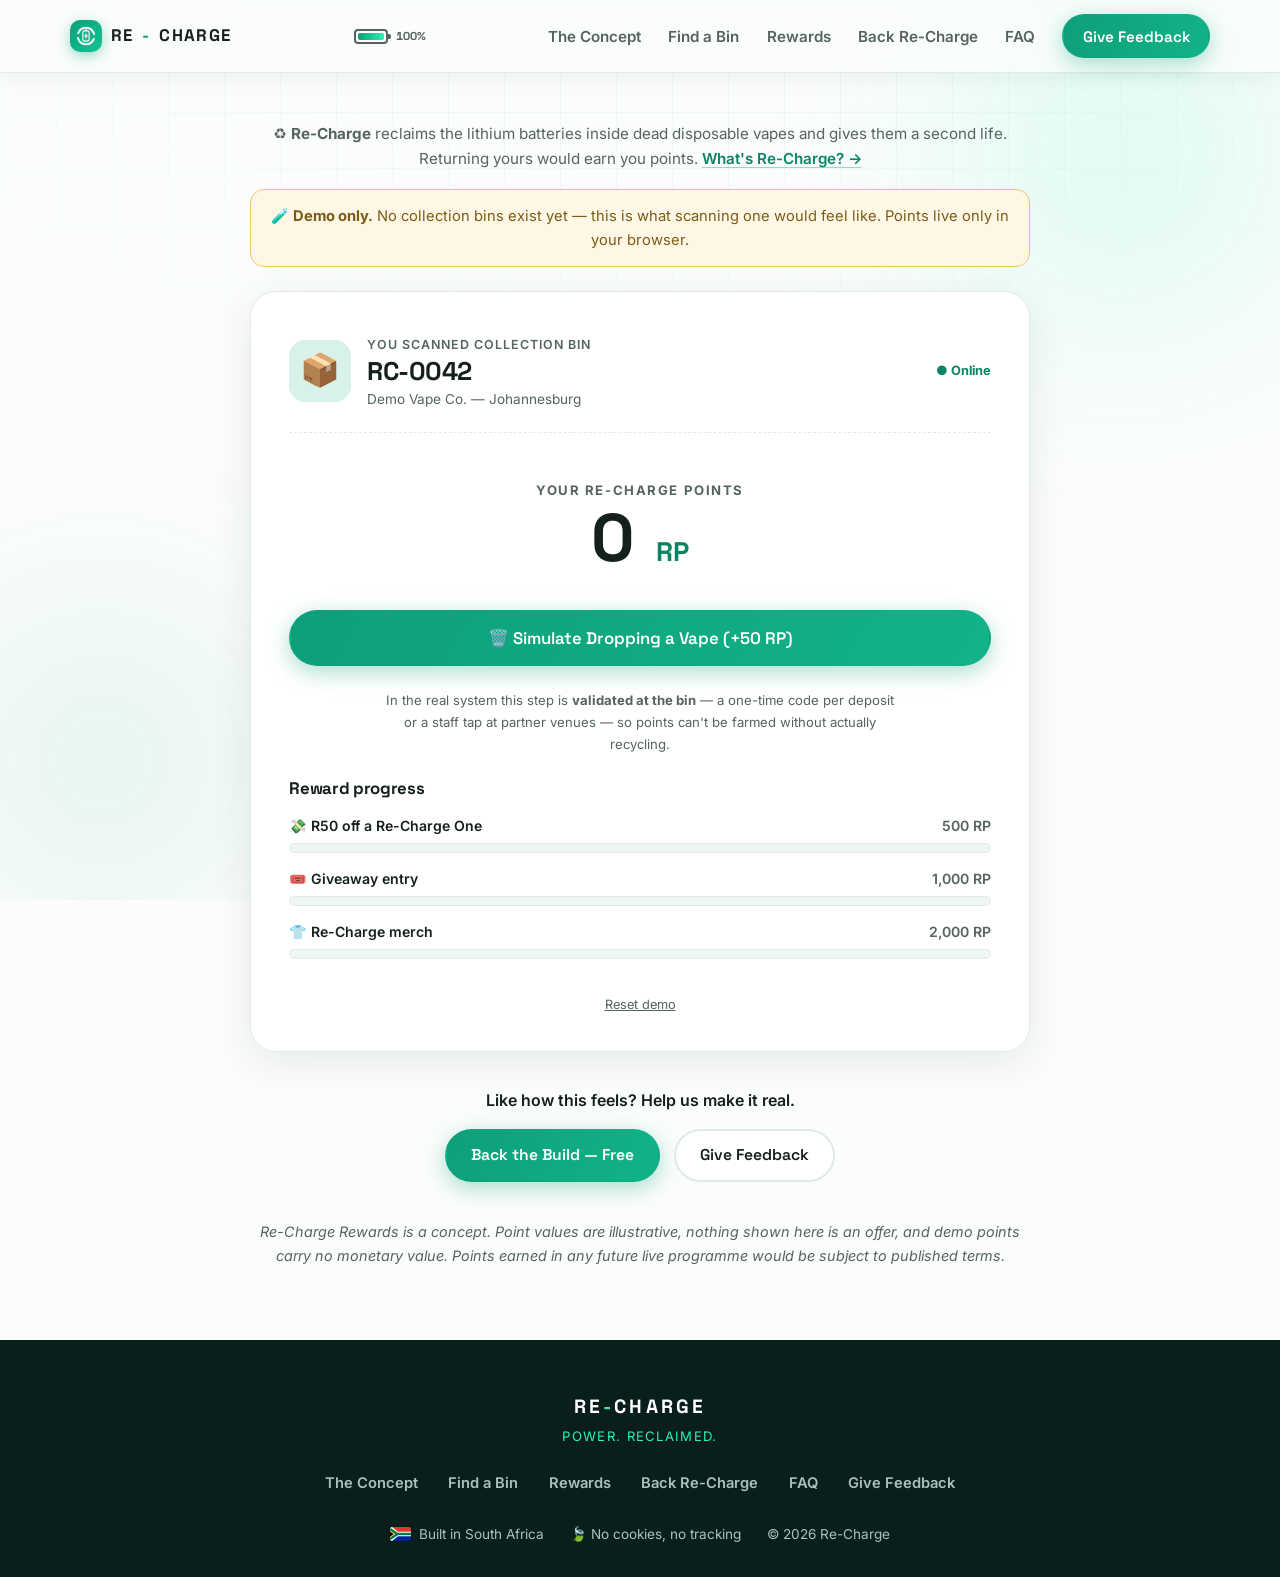
<file: scan.html>
<!DOCTYPE html>
<html lang="en">
<head>
  <meta charset="UTF-8" />
  <meta name="viewport" content="width=device-width, initial-scale=1.0" />
  <title>Re-Charge Rewards — Scan Demo</title>
  <meta name="description" content="A demo of what scanning a Re-Charge collection bin will feel like: deposit a dead vape, earn points, work towards rewards. Concept only — no real bins exist yet." />
  <link rel="canonical" href="https://re-charge.co.za/scan.html" />
  <meta property="og:url" content="https://re-charge.co.za/scan.html" />
  <meta property="og:title" content="Re-Charge Rewards — Scan Demo" />
  <meta property="og:description" content="Drop a dead vape, scan and earn points towards products built from waste. Try the demo of the Re-Charge Rewards loop." />
  <meta property="og:image" content="https://re-charge.co.za/og-image.png" />
  <link rel="icon" type="image/svg+xml" href="favicon.svg?v=2" />
  <link rel="preconnect" href="https://fonts.googleapis.com" />
  <link rel="preconnect" href="https://fonts.gstatic.com" crossorigin />
  <link href="https://fonts.googleapis.com/css2?family=Space+Grotesk:wght@400;500;600;700&family=Inter:wght@400;500;600;700&display=swap" rel="stylesheet" />
  <link rel="stylesheet" href="styles.css" />
  <script src="config.js"></script>
  <script src="fx.js" defer></script>
  <style>
    /* live-mode login card */
    .scan__login { display: grid; gap: 0.7rem; margin-bottom: 1.1rem; }
    .scan__login-row { display: flex; gap: 0.55rem; }
    .scan__login-row input {
      flex: 1; min-width: 0; padding: 0.7rem 0.9rem; font: inherit;
      border: 1px solid rgba(20, 60, 48, 0.25); border-radius: 10px;
      background: rgba(255, 255, 255, 0.85);
    }
    .scan__login-msg { font-size: 0.85rem; opacity: 0.85; min-height: 1.2em; margin: 0; }
    .scan__signedin {
      display: flex; justify-content: space-between; align-items: baseline;
      gap: 0.6rem; font-size: 0.85rem; opacity: 0.85; margin-bottom: 0.9rem;
    }
    .scan__signedin button { background: none; border: 0; font: inherit; cursor: pointer; text-decoration: underline; opacity: 0.8; }
    [hidden] { display: none !important; }
  </style>
</head>
<body>

  <div class="bg" aria-hidden="true">
    <div class="bg__grid"></div>
    <div class="bg__blob bg__blob--1"></div>
    <div class="bg__blob bg__blob--2"></div>
  </div>

  <a class="skip-link" href="#main">Skip to content</a>

  <header class="nav is-scrolled">
    <div class="container nav__inner">
      <a href="index.html" class="nav__logo">
        <span class="nav__logo-icon" aria-hidden="true">
          <svg viewBox="0 0 64 64" fill="none">
            <path d="M9.45 23.79A24 24 0 0 1 54.55 23.79" stroke="currentColor" stroke-width="5.5" stroke-linecap="round"/>
            <path d="M54.55 40.21A24 24 0 0 1 9.45 40.21" stroke="currentColor" stroke-width="5.5" stroke-linecap="round"/>
            <path d="M56.95 30.4 51.25 25 57.85 22.6Z" fill="currentColor"/>
            <path d="M7.05 33.6 12.75 39 6.15 41.4Z" fill="currentColor"/>
            <rect x="28.5" y="13" width="7" height="4.5" rx="1.5" fill="currentColor"/>
            <rect x="23" y="17" width="18" height="30" rx="4" stroke="currentColor" stroke-width="3.2"/>
            <path d="M33.5 21 26.5 33.5H31.2L30 43 37.8 29.5H32.8L33.5 21Z" fill="currentColor"/>
          </svg>
        </span>
        RE<span class="logo-hyphen">-</span>CHARGE
      </a>
      <span class="nav__meter" aria-hidden="true" title="Your reading progress"><span class="nav__charge"><span class="nav__charge-fill"></span></span><span class="nav__charge-label">0%</span></span>
      <nav class="nav__links">
        <a href="index.html#concept">The Concept</a>
        <a href="bins.html">Find a Bin</a>
        <a href="index.html#rewards">Rewards</a>
        <a href="store.html">Back Re-Charge</a>
        <a href="index.html#faq">FAQ</a>
        <a href="index.html#feedback" class="btn btn--small btn--primary">Give Feedback</a>
      </nav>
      <button class="nav__toggle" aria-label="Open menu" aria-expanded="false">
        <span></span><span></span><span></span>
      </button>
    </div>
  </header>

  <main id="main">
    <section class="section scan">
      <div class="container container--narrow">

        <p class="scan__context">
          ♻️ <strong>Re-Charge</strong> reclaims the lithium batteries inside dead
          disposable vapes and gives them a second life. Returning yours would earn
          you points. <a href="index.html" class="inline-link">What's Re-Charge? →</a>
        </p>

        <div class="scan__demo-banner" role="note" id="demoBanner">
          🧪 <strong>Demo only.</strong> No collection bins exist yet — this is what
          scanning one would feel like. Points live only in your browser.
        </div>

        <div class="scan__demo-banner" role="note" id="liveBanner" hidden>
          ⚡ <strong>Pilot programme.</strong> Points are real and saved to your
          email. Deposit limits apply while we trial the first bins.
        </div>

        <div class="scan__card">
          <div class="scan__box-head">
            <div class="scan__box-icon" aria-hidden="true">📦</div>
            <div>
              <span class="scan__box-label" id="binLabel">You scanned collection bin</span>
              <h1 class="scan__box-id" id="binId">RC-0042</h1>
              <span class="scan__box-loc" id="binLoc">Demo Vape Co. — Johannesburg</span>
            </div>
            <span class="scan__box-status" id="binStatus">● Online</span>
          </div>

          <div class="scan__login" id="loginCard" hidden>
            <p class="scan__login-msg" id="loginMsg">Sign in with your email to earn and keep points.</p>
            <div class="scan__login-row" id="emailRow">
              <input type="email" id="loginEmail" placeholder="you@example.com" autocomplete="email" />
              <button type="button" class="btn btn--primary" id="sendCodeBtn">Send code</button>
            </div>
            <div class="scan__login-row" id="codeRow" hidden>
              <input type="text" id="loginCode" inputmode="numeric" maxlength="6" placeholder="6-digit code" autocomplete="one-time-code" />
              <button type="button" class="btn btn--primary" id="verifyBtn">Verify</button>
            </div>
          </div>

          <div class="scan__signedin" id="signedIn" hidden>
            <span>Signed in as <strong id="signedInEmail"></strong></span>
            <button type="button" id="signOutBtn">Sign out</button>
          </div>

          <div class="scan__wallet">
            <span class="scan__wallet-label">Your Re-Charge Points</span>
            <div class="scan__wallet-balance">
              <span id="rpBalance">0</span>
              <em>RP</em>
            </div>
            <div class="scan__float" id="rpFloat" aria-hidden="true">+50 RP</div>
          </div>

          <button type="button" class="btn btn--primary btn--large btn--full" id="depositBtn">
            🗑️ Simulate Dropping a Vape (+50 RP)
          </button>
          <p class="scan__validate-note" id="validateNote">
            In the real system this step is <strong>validated at the bin</strong> —
            a one-time code per deposit or a staff tap at partner venues — so points
            can't be farmed without actually recycling.
          </p>

          <div class="scan__tiers" id="tiers">
            <h2>Reward progress</h2>
            <!-- tiers rendered by script -->
          </div>

          <button type="button" class="scan__reset" id="resetBtn">Reset demo</button>
        </div>

        <div class="scan__ctas">
          <p>Like how this feels? Help us make it real.</p>
          <div class="scan__ctas-row">
            <a href="store.html" class="btn btn--primary magnetic">Back the Build — Free</a>
            <a href="index.html#feedback" class="btn btn--ghost magnetic">Give Feedback</a>
          </div>
        </div>

        <p class="disclaimer">
          Re-Charge Rewards is a concept. Point values are illustrative, nothing shown
          here is an offer, and demo points carry no monetary value. Points earned in
          any future live programme would be subject to published terms.
        </p>
      </div>
    </section>
  </main>

  <footer class="footer">
    <div class="container footer__inner">
      <div class="footer__brand">
        <span class="footer__logo">RE<span class="logo-hyphen logo-hyphen--bright">-</span>CHARGE</span>
        <span class="footer__tagline">Power. Reclaimed.</span>
      </div>
      <nav class="footer__links">
        <a href="index.html#concept">The Concept</a>
        <a href="bins.html">Find a Bin</a>
        <a href="index.html#rewards">Rewards</a>
        <a href="store.html">Back Re-Charge</a>
        <a href="index.html#faq">FAQ</a>
        <a href="index.html#feedback">Give Feedback</a>
      </nav>
      <p class="footer__small">
        <span><svg class="za-flag" viewBox="0 0 36 24" aria-hidden="true">
          <rect width="36" height="12" fill="#de3831"/>
          <rect y="12" width="36" height="12" fill="#002395"/>
          <path d="M0 2 L12.5 12 L0 22 M12.5 12 H36" stroke="#fff" stroke-width="7.5" fill="none"/>
          <path d="M0 3.4 L12.5 12 L0 20.6 M12.5 12 H36" stroke="#007a4d" stroke-width="4.6" fill="none"/>
          <path d="M0 5.4 L8.8 12 L0 18.6 Z" fill="#ffb612"/>
          <path d="M0 7.5 L6 12 L0 16.5 Z" fill="#000"/>
        </svg> Built in South Africa</span>
        <span>🍃 No cookies, no tracking</span>
        <span>© 2026 Re-Charge</span>
      </p>
    </div>
  </footer>

  <script>
    document.addEventListener('submit', (e) => e.preventDefault(), true);

    // nav toggle
    const navToggle = document.querySelector('.nav__toggle');
    const navLinks = document.querySelector('.nav__links');
    navToggle.addEventListener('click', () => {
      const open = navLinks.classList.toggle('is-open');
      navToggle.setAttribute('aria-expanded', String(open));
    });

    /* ---------- points wallet ----------
       Demo mode (browser-only points) until config.js REWARDS_ENDPOINT is
       set; then this page talks to the Apps Script ledger and points are
       real, tied to a verified email. */
    const CFG = window.RECHARGE_CONFIG || {};
    const LIVE = !!CFG.REWARDS_ENDPOINT;
    const BIN = (new URLSearchParams(location.search).get('bin') || '').toUpperCase();

    const TIERS = [
      { rp: 500,  icon: '💸', label: 'R50 off a Re-Charge One' },
      { rp: 1000, icon: '🎟️', label: 'Giveaway entry' },
      { rp: 2000, icon: '👕', label: 'Re-Charge merch' },
    ];
    const STEP = 50;

    const balanceEl = document.getElementById('rpBalance');
    const floatEl = document.getElementById('rpFloat');
    const tiersEl = document.getElementById('tiers');

    let rp = LIVE ? 0 : parseInt(localStorage.getItem('recharge-demo-rp') || '0', 10) || 0;

    function renderTiers() {
      tiersEl.querySelectorAll('.tier').forEach((t) => t.remove());
      TIERS.forEach((tier) => {
        const pct = Math.min(100, (rp / tier.rp) * 100);
        const unlocked = rp >= tier.rp;
        const div = document.createElement('div');
        div.className = 'tier' + (unlocked ? ' is-unlocked' : '');
        div.innerHTML = `
          <div class="tier__head">
            <span class="tier__label">${tier.icon} ${tier.label}</span>
            <span class="tier__amount">${unlocked ? 'Unlocked ✓' : tier.rp.toLocaleString('en-ZA') + ' RP'}</span>
          </div>
          <div class="tier__track"><div class="tier__fill" style="width:${pct}%"></div></div>`;
        tiersEl.appendChild(div);
      });
    }

    function render(animate) {
      balanceEl.textContent = rp.toLocaleString('en-ZA');
      renderTiers();
      if (animate) {
        floatEl.classList.remove('is-anim');
        void floatEl.offsetWidth; // restart animation
        floatEl.classList.add('is-anim');
        balanceEl.classList.remove('is-bump');
        void balanceEl.offsetWidth;
        balanceEl.classList.add('is-bump');
      }
    }

    const depositBtn = document.getElementById('depositBtn');
    const resetBtn = document.getElementById('resetBtn');

    /* ---------- demo mode ---------- */
    function initDemo() {
      // cap the demo so mashing the button doesn't cheapen the points idea
      const MAX_DEMO_TAPS = 10;
      let taps = 0;

      depositBtn.addEventListener('click', () => {
        if (taps >= MAX_DEMO_TAPS) return;
        taps++;
        if (taps === 1) window.trackEvent?.('scan-demo-used');
        const unlockedBefore = TIERS.filter((t) => rp >= t.rp).length;
        rp += STEP;
        localStorage.setItem('recharge-demo-rp', String(rp));
        render(true);
        if (TIERS.filter((t) => rp >= t.rp).length > unlockedBefore) window.burstBolts?.();
        if (taps >= MAX_DEMO_TAPS) {
          depositBtn.disabled = true;
          depositBtn.textContent = 'Okay — you get the idea 😄';
        }
      });

      resetBtn.addEventListener('click', () => {
        rp = 0;
        taps = 0;
        localStorage.removeItem('recharge-demo-rp');
        depositBtn.disabled = false;
        depositBtn.textContent = '🗑️ Simulate Dropping a Vape (+50 RP)';
        render(false);
      });
    }

    /* ---------- live mode ---------- */
    async function api(payload) {
      // text/plain keeps this a "simple" CORS request — Apps Script web
      // apps can't answer preflight OPTIONS
      const r = await fetch(CFG.REWARDS_ENDPOINT, {
        method: 'POST',
        headers: { 'Content-Type': 'text/plain;charset=utf-8' },
        body: JSON.stringify(payload),
      });
      return r.json();
    }

    const el = (id) => document.getElementById(id);
    const ERRORS = {
      'invalid-email': 'That email doesn’t look right — try again.',
      'too-soon': 'Code already sent — check your inbox (and spam).',
      'invalid-code': 'Wrong code. Check the email and try again.',
      'expired': 'That code expired — send a new one.',
      'too-many-attempts': 'Too many tries — send a new code.',
      'not-logged-in': 'Session expired — sign in again.',
      'unknown-bin': 'This bin isn’t registered. Points not credited.',
      'bin-daily-limit': 'Already counted for this bin today — come back tomorrow!',
      'daily-limit': 'Daily deposit limit reached — see you tomorrow!',
    };
    const errText = (e) => ERRORS[e] || 'Something went wrong — try again.';

    function initLive() {
      el('demoBanner').hidden = true;
      el('liveBanner').hidden = false;
      resetBtn.hidden = true;
      el('validateNote').innerHTML =
        'Pilot rules: deposits are capped per bin per day while we trial the ' +
        'first bins. Points are saved to your email — same balance on any device.';
      depositBtn.textContent = '🗑️ I dropped a vape (+' + STEP + ' RP)';

      if (BIN) {
        el('binId').textContent = BIN;
        el('binLoc').textContent = 'Sign in to log your deposit at this bin.';
        el('binStatus').textContent = '';
      } else {
        el('binLabel').textContent = 'No bin scanned';
        el('binId').textContent = '—';
        el('binLoc').textContent = 'Scan the QR code on a collection bin to deposit.';
        el('binStatus').textContent = '';
        depositBtn.disabled = true;
        depositBtn.textContent = 'Scan a bin QR to deposit';
      }

      const token = () => localStorage.getItem('recharge-rp-token') || '';
      const showLogin = (msg) => {
        el('loginCard').hidden = false;
        el('signedIn').hidden = true;
        depositBtn.hidden = true;
        if (msg) el('loginMsg').textContent = msg;
      };
      const showWallet = (s) => {
        el('loginCard').hidden = true;
        el('signedIn').hidden = false;
        el('signedInEmail').textContent = s.email;
        depositBtn.hidden = false;
        rp = s.points;
        render(false);
        if (s.bin) {
          el('binLoc').textContent = s.bin.name + ' — ' + s.bin.location;
          el('binStatus').textContent = '● Online';
          if (s.depositedToday) {
            depositBtn.disabled = true;
            depositBtn.textContent = '✓ Counted for today — thank you!';
          }
        } else if (BIN) {
          el('binLoc').textContent = 'Unknown bin — points can’t be credited here.';
          el('binStatus').textContent = '● Unregistered';
          depositBtn.disabled = true;
        }
      };

      (async () => {
        if (!token()) return showLogin();
        try {
          const s = await api({ action: 'status', token: token(), bin: BIN });
          if (s.ok) showWallet(s);
          else { localStorage.removeItem('recharge-rp-token'); showLogin(); }
        } catch { showLogin('Can’t reach the rewards server — check your connection.'); }
      })();

      el('sendCodeBtn').addEventListener('click', async () => {
        const email = el('loginEmail').value.trim();
        el('sendCodeBtn').disabled = true;
        try {
          const r = await api({ action: 'request-otp', email });
          if (r.ok || r.error === 'too-soon') {
            el('codeRow').hidden = false;
            el('loginMsg').textContent = 'Code sent to ' + email + ' — check your inbox (and spam).';
            el('loginCode').focus();
            setTimeout(() => { el('sendCodeBtn').disabled = false; }, 60000);
          } else {
            el('loginMsg').textContent = errText(r.error);
            el('sendCodeBtn').disabled = false;
          }
        } catch {
          el('loginMsg').textContent = 'Can’t reach the rewards server — try again.';
          el('sendCodeBtn').disabled = false;
        }
      });

      el('verifyBtn').addEventListener('click', async () => {
        const email = el('loginEmail').value.trim();
        const code = el('loginCode').value.trim();
        el('verifyBtn').disabled = true;
        try {
          const r = await api({ action: 'verify-otp', email, code });
          if (r.ok) {
            localStorage.setItem('recharge-rp-token', r.token);
            window.trackEvent?.('rewards-login');
            const s = await api({ action: 'status', token: r.token, bin: BIN });
            if (s.ok) showWallet(s);
          } else {
            el('loginMsg').textContent = errText(r.error);
          }
        } catch {
          el('loginMsg').textContent = 'Can’t reach the rewards server — try again.';
        }
        el('verifyBtn').disabled = false;
      });

      el('signOutBtn').addEventListener('click', () => {
        localStorage.removeItem('recharge-rp-token');
        location.reload();
      });

      depositBtn.addEventListener('click', async () => {
        if (!BIN) return;
        depositBtn.disabled = true;
        try {
          const r = await api({ action: 'deposit', token: token(), bin: BIN });
          if (r.ok) {
            window.trackEvent?.('deposit');
            const unlockedBefore = TIERS.filter((t) => rp >= t.rp).length;
            rp = r.points;
            render(true);
            if (TIERS.filter((t) => rp >= t.rp).length > unlockedBefore) window.burstBolts?.();
            depositBtn.textContent = '✓ Counted for today — thank you!';
          } else {
            if (typeof r.points === 'number') { rp = r.points; render(false); }
            depositBtn.textContent = errText(r.error);
            if (r.error === 'not-logged-in') {
              localStorage.removeItem('recharge-rp-token');
              showLogin('Session expired — sign in again.');
            }
          }
        } catch {
          depositBtn.textContent = 'Can’t reach the server — tap to retry';
          depositBtn.disabled = false;
        }
      });
    }

    if (LIVE) initLive();
    else initDemo();
    render(false);
  </script>
  <script data-goatcounter="https://revan-lombard.goatcounter.com/count"
        async src="//gc.zgo.at/count.js"></script>
</body>
</html>
</file>
<file: styles.css>
/* ============================================================
   Re-Charge — Power. Reclaimed.
   Modern sustainability-tech aesthetic: light theme, teal/green
   accent, 3D hero + product, animated throughout.
   ============================================================ */

:root {
  --bg: #fbfdfc;
  --bg-tint: #eff7f4;
  --bg-dark: #0e2a25;
  --text: #14201c;
  --text-muted: #55645e;
  --text-light: #e8f2ef;
  --text-light-muted: #a8c2bb;
  --accent: #0e9f7a;
  --accent-bright: #2df0b2;
  --accent-strong: #0b8465;
  --accent-soft: #d8f1e9;
  --border: #e0eae6;
  --radius: 18px;
  --radius-lg: 26px;
  --shadow: 0 10px 40px rgba(14, 42, 37, 0.09);
  --font-body: "Inter", system-ui, sans-serif;
  --font-display: "Space Grotesk", "Inter", system-ui, sans-serif;
}

* { margin: 0; padding: 0; box-sizing: border-box; }

html { scroll-behavior: smooth; }

body {
  font-family: var(--font-body);
  background: var(--bg);
  color: var(--text);
  line-height: 1.65;
  -webkit-font-smoothing: antialiased;
  overflow-x: hidden;
}

/* no sideways panning on mobile: clip at the root, not just body —
   body-only overflow-x is ignored by several mobile browsers */
html { overflow-x: hidden; }
@supports (overflow: clip) {
  html, body { overflow-x: clip; }
}

img { max-width: 100%; }

.container {
  width: min(1140px, 100% - 2.5rem);
  margin-inline: auto;
}

.container--narrow { width: min(780px, 100% - 2.5rem); }

/* ---------- Ambient background ---------- */

.bg {
  position: fixed;
  inset: 0;
  z-index: -1;
  pointer-events: none;
  overflow: hidden;
}

.bg__grid {
  position: absolute;
  inset: 0;
  background-image:
    linear-gradient(rgba(14, 159, 122, 0.05) 1px, transparent 1px),
    linear-gradient(90deg, rgba(14, 159, 122, 0.05) 1px, transparent 1px);
  background-size: 56px 56px;
  mask-image: radial-gradient(ellipse 90% 60% at 50% 0%, black 30%, transparent 75%);
  -webkit-mask-image: radial-gradient(ellipse 90% 60% at 50% 0%, black 30%, transparent 75%);
}

.bg__blob {
  position: absolute;
  border-radius: 50%;
  filter: blur(90px);
  opacity: 0.55;
  animation: blob-drift 18s ease-in-out infinite alternate;
}

.bg__blob--1 {
  width: 520px; height: 520px;
  background: radial-gradient(circle, rgba(45, 240, 178, 0.35), transparent 70%);
  top: -12%; right: -8%;
}

.bg__blob--2 {
  width: 460px; height: 460px;
  background: radial-gradient(circle, rgba(14, 159, 122, 0.25), transparent 70%);
  bottom: -10%; left: -10%;
  animation-delay: -9s;
}

@keyframes blob-drift {
  from { transform: translate(0, 0) scale(1); }
  to   { transform: translate(-60px, 50px) scale(1.15); }
}

/* ---------- Typography ---------- */

h1, h2, h3 {
  font-family: var(--font-display);
  line-height: 1.1;
  letter-spacing: -0.02em;
}

h1 { font-size: clamp(2rem, 3.9vw, 3.1rem); font-weight: 700; }
h2 { font-size: clamp(1.7rem, 3.6vw, 2.6rem); font-weight: 700; }
h3 { font-size: 1.2rem; font-weight: 600; }

h1 em {
  font-style: normal;
  background: linear-gradient(100deg, var(--accent) 20%, #12c493 60%, var(--accent-bright));
  -webkit-background-clip: text;
  background-clip: text;
  -webkit-text-fill-color: transparent;
  color: transparent;
}

h1 .line { display: block; overflow: hidden; }
h1 .line > span { display: inline-block; }

.lead {
  font-size: clamp(1.05rem, 2vw, 1.22rem);
  color: var(--text-muted);
}

.lead--light { color: var(--text-light); }
.muted-light { color: var(--text-light-muted); }

.eyebrow {
  display: inline-block;
  font-family: var(--font-display);
  font-size: 0.8rem;
  font-weight: 700;
  letter-spacing: 0.22em;
  text-transform: uppercase;
  color: var(--accent-strong);
  margin-bottom: 0.9rem;
}

.eyebrow--light { color: var(--accent-bright); }

/* ---------- Buttons ---------- */

.btn {
  display: inline-block;
  padding: 0.7rem 1.5rem;
  border-radius: 999px;
  font-family: var(--font-display);
  font-weight: 600;
  font-size: 0.98rem;
  text-decoration: none;
  border: 2px solid transparent;
  cursor: pointer;
  position: relative;
  transition: transform 0.18s ease, box-shadow 0.2s ease, background 0.2s ease,
              border-color 0.2s ease, color 0.2s ease;
}

.btn:hover { transform: scale(1.04); }
.btn:active { transform: scale(0.97); transition-duration: 0.08s; }

.btn--primary {
  background: linear-gradient(120deg, var(--accent), #12b389);
  color: #fff;
  box-shadow: 0 6px 22px rgba(14, 159, 122, 0.35);
}
.btn--primary:hover { box-shadow: 0 0 26px rgba(14, 159, 122, 0.55); }

.btn--ghost {
  border-color: var(--border);
  color: var(--text);
  background: rgba(255, 255, 255, 0.7);
  backdrop-filter: blur(6px);
}
.btn--ghost:hover {
  border-color: var(--accent);
  color: var(--accent-strong);
  box-shadow: 0 0 16px rgba(14, 159, 122, 0.25);
}

.btn--ghost-light {
  border-color: rgba(255, 255, 255, 0.35);
  color: #fff;
}
.btn--ghost-light:hover {
  border-color: var(--accent-bright);
  color: var(--accent-bright);
  box-shadow: 0 0 18px rgba(45, 240, 178, 0.35);
}

.btn--large { padding: 0.95rem 2rem; font-size: 1.05rem; }
.btn--small { padding: 0.45rem 1.15rem; font-size: 0.9rem; }
.btn--full { width: 100%; }

/* ---------- Pills ---------- */

.pill {
  display: inline-flex;
  align-items: center;
  gap: 0.5rem;
  padding: 0.4rem 1rem;
  border-radius: 999px;
  background: var(--accent-soft);
  border: 1px solid rgba(14, 159, 122, 0.25);
  color: var(--accent-strong);
  font-family: var(--font-display);
  font-size: 0.8rem;
  font-weight: 700;
  letter-spacing: 0.06em;
  text-transform: uppercase;
}

.pill--muted { background: #edf1f0; border-color: var(--border); color: var(--text-muted); }

.pill__dot {
  width: 8px; height: 8px;
  border-radius: 50%;
  background: var(--accent);
  animation: pulse 2s infinite;
}

@keyframes pulse {
  0%, 100% { box-shadow: 0 0 0 0 rgba(14, 159, 122, 0.45); }
  50% { box-shadow: 0 0 0 7px rgba(14, 159, 122, 0); }
}

/* ---------- Nav ---------- */

.nav {
  position: sticky;
  top: 0;
  z-index: 50;
  transition: background 0.3s, box-shadow 0.3s, border-color 0.3s;
  border-bottom: 1px solid transparent;
}

.nav.is-scrolled {
  background: rgba(251, 253, 252, 0.82);
  backdrop-filter: blur(14px);
  border-bottom-color: var(--border);
  box-shadow: 0 4px 24px rgba(14, 42, 37, 0.06);
}

.nav__inner {
  display: flex;
  align-items: center;
  justify-content: space-between;
  padding-block: 0.9rem;
}

.nav__logo {
  display: inline-flex;
  align-items: center;
  gap: 0.55rem;
  font-family: var(--font-display);
  font-weight: 700;
  letter-spacing: 0.08em;
  text-decoration: none;
  color: var(--text);
  font-size: 1.05rem;
}

.nav__logo-icon {
  display: inline-flex;
  width: 32px; height: 32px;
  border-radius: 10px;
  background: linear-gradient(135deg, var(--accent), #12c493);
  color: #fff;
  align-items: center;
  justify-content: center;
  box-shadow: 0 4px 14px rgba(14, 159, 122, 0.4);
}
.nav__logo-icon svg { width: 22px; height: 22px; }

.logo-hyphen { color: var(--accent); }
.logo-hyphen--bright { color: var(--accent-bright); }

.nav__links {
  display: flex;
  align-items: center;
  gap: 1.7rem;
}

.nav__links a {
  text-decoration: none;
  color: var(--text-muted);
  font-weight: 600;
  font-size: 0.95rem;
  transition: color 0.15s;
}
.nav__links a:hover { color: var(--accent-strong); }
.nav__links a.btn { color: #fff; }

/* scrollspy: the section you're reading lights up in the nav */
.nav__links a:not(.btn) { position: relative; }

.nav__links a:not(.btn)::after {
  content: "";
  position: absolute;
  left: 0;
  right: 0;
  bottom: -6px;
  height: 2px;
  border-radius: 2px;
  background: var(--accent);
  transform: scaleX(0);
  transition: transform 0.25s ease;
}

.nav__links a.is-active { color: var(--accent-strong); }
.nav__links a.is-active::after { transform: scaleX(1); }

/* nav battery + live % = the visitor's reading progress */
.nav__meter {
  display: flex;
  align-items: center;
  gap: 0.45rem;
  flex-shrink: 0;
}

.nav__charge-label {
  font-family: var(--font-display);
  font-size: 0.72rem;
  font-weight: 700;
  color: var(--text-muted);
  min-width: 2.6em;
  font-variant-numeric: tabular-nums;
}

.nav__meter.is-full .nav__charge-label { color: var(--accent-strong); }
.nav__meter.is-full .nav__charge { border-color: var(--accent); }
.nav__meter.is-full .nav__charge::after { background: var(--accent); }
.nav__meter.is-full .nav__charge-fill { animation: charge-pulse 1.4s ease-in-out infinite; }

.nav__charge {
  position: relative;
  width: 34px;
  height: 15px;
  border: 2px solid var(--text-muted);
  border-radius: 4px;
  flex-shrink: 0;
}

.nav__charge::after {
  content: "";
  position: absolute;
  right: -5px;
  top: 3px;
  width: 3px;
  height: 5px;
  background: var(--text-muted);
  border-radius: 0 2px 2px 0;
}

.nav__charge-fill {
  position: absolute;
  inset: 2px;
  width: 0%;
  max-width: calc(100% - 4px);
  border-radius: 2px;
  background: linear-gradient(90deg, var(--accent), var(--accent-bright));
  transition: width 0.2s linear;
}

@keyframes charge-pulse {
  50% { box-shadow: 0 0 10px rgba(45, 240, 178, 0.8); }
}

.nav__toggle {
  display: none;
  flex-direction: column;
  gap: 5px;
  background: none;
  border: 0;
  cursor: pointer;
  padding: 6px;
}
.nav__toggle span {
  width: 22px; height: 2px;
  background: var(--text);
  border-radius: 2px;
}

/* ---------- Hero ---------- */

.hero {
  position: relative;
  padding: clamp(1.5rem, 4.5vw, 4rem) 0 clamp(2rem, 4.5vw, 3.25rem);
}

.hero__inner {
  display: grid;
  grid-template-columns: 1.25fr 1fr;
  gap: clamp(2rem, 5vw, 4rem);
  align-items: center;
}

.hero__copy .pill { margin-bottom: 1.3rem; }
.hero__copy h1 { margin-bottom: 1.2rem; }
.hero__copy .lead { margin-bottom: 2rem; max-width: 34rem; }

.hero__actions { display: flex; gap: 1rem; flex-wrap: wrap; }

.hero__visual {
  position: relative;
  aspect-ratio: 1 / 1.05;
  max-width: 540px;
  margin-inline: auto;
  width: 100%;
}

.hero__visual canvas {
  width: 100%;
  height: 100%;
  display: block;
  touch-action: pan-y;
}

.hero__glow {
  position: absolute;
  inset: 8%;
  border-radius: 50%;
  background: radial-gradient(circle, rgba(45, 240, 178, 0.28), rgba(14, 159, 122, 0.08) 55%, transparent 72%);
  filter: blur(10px);
  animation: glow-breathe 5s ease-in-out infinite;
  pointer-events: none;
}

@keyframes glow-breathe {
  0%, 100% { transform: scale(1); opacity: 0.85; }
  50% { transform: scale(1.07); opacity: 1; }
}

.hero__tagline {
  position: absolute;
  bottom: -0.2rem;
  left: 50%;
  transform: translateX(-50%);
  font-family: var(--font-display);
  font-weight: 700;
  letter-spacing: 0.22em;
  text-transform: uppercase;
  font-size: 0.78rem;
  color: var(--accent-strong);
  white-space: nowrap;
}


.hero__scroll {
  position: absolute;
  bottom: 1.2rem;
  left: 50%;
  transform: translateX(-50%);
  width: 26px; height: 42px;
  border: 2px solid var(--border);
  border-radius: 999px;
  display: none;
}

/* ---------- Marquee ---------- */

.marquee {
  overflow: hidden;
  border-block: 1px solid var(--border);
  background: var(--bg-dark);
  padding: 0.85rem 0;
}

.marquee__track {
  display: flex;
  width: max-content;
  animation: marquee 28s linear infinite;
}

.marquee__track span {
  font-family: var(--font-display);
  font-weight: 700;
  font-size: 0.85rem;
  letter-spacing: 0.28em;
  color: var(--accent-bright);
  white-space: nowrap;
  opacity: 0.9;
}

@keyframes marquee {
  from { transform: translateX(0); }
  to { transform: translateX(-50%); }
}

/* ---------- Sections ---------- */

.section { padding: clamp(2.75rem, 6vw, 4.5rem) 0; position: relative; }
.section--tint { background: var(--bg-tint); }

.section--dark {
  background:
    radial-gradient(ellipse 70% 60% at 50% 0%, rgba(14, 159, 122, 0.2), transparent),
    var(--bg-dark);
  color: var(--text-light);
}

.section__head { max-width: 46rem; margin-bottom: 2.1rem; }
.section__head h2 { margin-bottom: 1rem; }
.section__head p { color: var(--text-muted); font-size: 1.05rem; }

.section__head--center {
  margin-inline: auto;
  text-align: center;
  margin-bottom: 0;
}
.section--dark .section__head--center { max-width: 48rem; }
.section--dark p { color: inherit; }
.section--dark .lead { margin: 1.2rem 0 1rem; }
#feedback .section__head--center { margin-bottom: 2.6rem; }

/* ---------- Cards ---------- */

.cards {
  display: grid;
  grid-template-columns: repeat(3, 1fr);
  gap: 1.5rem;
  perspective: 1200px;
}

.card {
  background: rgba(255, 255, 255, 0.85);
  border: 1px solid var(--border);
  border-radius: var(--radius);
  padding: 2rem 1.7rem;
  box-shadow: var(--shadow);
  transform-style: preserve-3d;
  transition: box-shadow 0.25s ease, border-color 0.25s ease;
  position: relative;
  overflow: hidden;
}

.card::before {
  content: "";
  position: absolute;
  inset: 0 0 auto;
  height: 3px;
  background: linear-gradient(90deg, var(--accent), var(--accent-bright));
  transform: scaleX(0);
  transform-origin: left;
  transition: transform 0.35s ease;
}

.card:hover { border-color: rgba(14, 159, 122, 0.4); box-shadow: 0 18px 50px rgba(14, 42, 37, 0.14); }
.card:hover::before { transform: scaleX(1); }

.card__icon {
  font-size: 2rem;
  margin-bottom: 1rem;
  display: inline-grid;
  place-items: center;
  width: 62px; height: 62px;
  border-radius: 18px;
  background: var(--accent-soft);
  transform: translateZ(30px);
}

.card h3 { margin-bottom: 0.55rem; transform: translateZ(20px); }
.card p { color: var(--text-muted); font-size: 0.97rem; transform: translateZ(12px); }

/* ---------- Problem stats band ---------- */

.stats {
  margin-top: 2.6rem;
  background:
    radial-gradient(ellipse 70% 80% at 50% 0%, rgba(14, 159, 122, 0.2), transparent),
    var(--bg-dark);
  border-radius: var(--radius-lg);
  padding: clamp(1.8rem, 4vw, 2.8rem);
  color: var(--text-light);
}

.stats__title {
  font-size: 0.85rem;
  letter-spacing: 0.22em;
  text-transform: uppercase;
  color: var(--accent-bright);
  margin-bottom: 1.6rem;
}

.stats__grid {
  display: grid;
  grid-template-columns: repeat(3, 1fr);
  gap: 1.8rem;
}

.stat__num {
  display: block;
  font-family: var(--font-display);
  font-weight: 700;
  font-size: clamp(2.2rem, 5vw, 3.2rem);
  line-height: 1.05;
  color: #fff;
  margin-bottom: 0.4rem;
}

.stat__num em {
  font-style: normal;
  font-size: 0.42em;
  color: var(--accent-bright);
  margin-left: 0.25rem;
}

.stat p {
  font-size: 0.92rem;
  color: var(--text-light-muted);
  line-height: 1.55;
}

.stat sup a,
.stats__note sup a {
  color: var(--accent-bright);
  text-decoration: none;
  font-weight: 700;
  padding: 0 0.15em;
}

.stats__note {
  margin-top: 1.8rem;
  padding-top: 1.5rem;
  border-top: 1px solid rgba(255, 255, 255, 0.14);
  font-size: 0.97rem;
  color: var(--text-light);
  max-width: 52rem;
}

.stats__note strong { color: var(--accent-bright); }

.stats__sources {
  margin-top: 1.2rem;
  padding-left: 1.2rem;
  display: flex;
  flex-direction: column;
  gap: 0.3rem;
}

.stats__sources li {
  font-size: 0.74rem;
  color: rgba(255, 255, 255, 0.45);
}

.stats__sources a {
  color: rgba(255, 255, 255, 0.65);
  text-decoration: underline;
  text-underline-offset: 2px;
}

.stats__sources a:hover { color: var(--accent-bright); }

@media (max-width: 720px) {
  .stats__grid { grid-template-columns: 1fr; gap: 1.4rem; }
}

/* ---------- Steps timeline ---------- */

.steps {
  display: grid;
  grid-template-columns: repeat(4, 1fr);
  gap: 1.5rem;
  position: relative;
  padding-top: 2.2rem;
}

.steps__track {
  position: absolute;
  top: 0;
  left: 4%;
  right: 4%;
  height: 3px;
  background: var(--border);
  border-radius: 3px;
  overflow: hidden;
}

.steps__progress {
  height: 100%;
  width: 0%;
  background: linear-gradient(90deg, var(--accent), var(--accent-bright));
  border-radius: 3px;
  box-shadow: 0 0 12px rgba(45, 240, 178, 0.7);
}

.step {
  background: #fff;
  border: 1px solid var(--border);
  border-radius: var(--radius);
  padding: 1.8rem 1.6rem;
  position: relative;
  transition: transform 0.25s ease, box-shadow 0.25s ease;
}

.step:hover { transform: scale(1.02); box-shadow: 0 0 20px rgba(14, 159, 122, 0.16); }

.step::before {
  content: "";
  position: absolute;
  top: -2.2rem;
  left: 50%;
  transform: translate(-50%, -35%);
  width: 13px; height: 13px;
  border-radius: 50%;
  background: var(--accent);
  border: 3px solid var(--bg-tint);
  box-shadow: 0 0 0 2px var(--accent-soft);
}

.step__num {
  display: inline-block;
  font-family: var(--font-display);
  font-weight: 700;
  font-size: 0.85rem;
  color: var(--accent);
  letter-spacing: 0.12em;
  margin-bottom: 0.8rem;
  padding: 0.25rem 0.65rem;
  background: var(--accent-soft);
  border-radius: 9px;
}

.step__emoji {
  font-size: 0.95rem;
  letter-spacing: 0;
  margin-left: 0.15rem;
  vertical-align: -1px;
}

.step h3 { margin-bottom: 0.5rem; }
.step p { color: var(--text-muted); font-size: 0.94rem; }

/* Meet the Cell: six-step variant of the steps grid (two rows of three) */
.steps--cell { grid-template-columns: repeat(3, 1fr); padding-top: 0; }
.steps--cell .steps__track,
.steps--cell .step::before { display: none; }

/* ---------- Business loop ---------- */

.bizloop {
  display: flex;
  flex-wrap: wrap;
  align-items: center;
  justify-content: center;
  gap: 0.6rem 0.7rem;
  margin: 0 0 2.2rem;
}

.bizloop__node {
  background: #fff;
  border: 1px solid var(--border);
  border-radius: 999px;
  padding: 0.5rem 1.1rem;
  font-weight: 600;
  font-size: 0.95rem;
  box-shadow: var(--shadow);
  white-space: nowrap;
}

.bizloop__node--return {
  background: var(--accent-soft);
  border-color: var(--accent);
  color: var(--accent-strong);
  font-style: italic;
  font-weight: 500;
}

.bizloop__arrow {
  color: var(--accent);
  font-weight: 700;
  font-size: 1.1rem;
}

#business-model .cards { margin-bottom: 1.6rem; }

/* demand counter (“N people want one”) — hidden until worth showing */
.product__demand,
.store__demand {
  display: inline-block;
  margin-top: 0.6rem;
  font-weight: 600;
  color: var(--accent-strong);
  font-size: 0.95rem;
}

.disclaimer {
  margin-top: 2.4rem;
  text-align: center;
  font-size: 0.9rem;
  color: var(--text-muted);
  font-style: italic;
}

/* ---------- Product ---------- */

.product {
  display: grid;
  grid-template-columns: 1.05fr 1fr;
  gap: clamp(2rem, 5vw, 4.5rem);
  align-items: center;
}

.product__copy .pill { margin-bottom: 1.2rem; }
.product__copy h2 { margin-bottom: 1.1rem; }

.product__name {
  font-size: 1.6rem;
  margin-bottom: 0.5rem;
  background: linear-gradient(100deg, var(--accent-strong), #12c493);
  -webkit-background-clip: text;
  background-clip: text;
  -webkit-text-fill-color: transparent;
  color: transparent;
}

.product__copy > p { color: var(--text-muted); margin-bottom: 1.5rem; max-width: 30rem; }

.product__made {
  list-style: none;
  display: flex;
  flex-direction: column;
  gap: 0.8rem;
  margin-bottom: 1.6rem;
  max-width: 30rem;
}

.product__made li {
  display: flex;
  gap: 0.9rem;
  align-items: flex-start;
  padding: 0.9rem 1.1rem;
  background: rgba(255, 255, 255, 0.75);
  border: 1px solid var(--border);
  border-left: 3px solid var(--accent);
  border-radius: 14px;
  font-size: 0.93rem;
  color: var(--text-muted);
  transition: border-color 0.2s, transform 0.2s;
}

.product__made li:hover { border-left-color: var(--accent-bright); }

.product__made-icon {
  font-size: 1.4rem;
  display: inline-grid;
  place-items: center;
  width: 44px;
  height: 44px;
  flex-shrink: 0;
  border-radius: 12px;
  background: var(--accent-soft);
}

.product__made strong {
  display: block;
  font-family: var(--font-display);
  color: var(--text);
  margin-bottom: 0.15rem;
}

.product__tags {
  list-style: none;
  display: flex;
  flex-wrap: wrap;
  gap: 0.65rem;
}

.product__tags li {
  padding: 0.5rem 1.05rem;
  border-radius: 999px;
  background: rgba(255, 255, 255, 0.8);
  border: 1px solid var(--border);
  font-family: var(--font-display);
  font-size: 0.86rem;
  font-weight: 600;
  color: var(--text-muted);
  transition: border-color 0.2s, color 0.2s, transform 0.2s;
}

.product__tags li:hover {
  border-color: var(--accent);
  color: var(--accent-strong);
}

.product__cta {
  margin-top: 1.6rem;
  display: flex;
  align-items: center;
  gap: 1rem;
  flex-wrap: wrap;
}

.product__cta-note {
  font-size: 0.85rem;
  color: var(--text-muted);
  font-style: italic;
}

.product__visual {
  position: relative;
  aspect-ratio: 1 / 1.1;
  max-width: 520px;
  width: 100%;
  margin-inline: auto;
}

.product__visual canvas {
  width: 100%;
  height: 100%;
  display: block;
  cursor: grab;
  touch-action: pan-y;
}
.product__visual canvas:active { cursor: grabbing; }

.product__glow {
  position: absolute;
  inset: 12%;
  border-radius: 50%;
  background: radial-gradient(circle, rgba(14, 159, 122, 0.22), transparent 70%);
  filter: blur(14px);
  pointer-events: none; /* painted above the canvas — must not eat drag events */
}

.product__hint {
  position: absolute;
  bottom: -1.7rem;
  left: 50%;
  transform: translateX(-50%);
  font-size: 0.8rem;
  color: var(--text-muted);
  font-style: italic;
  white-space: nowrap;
  background: rgba(251, 253, 252, 0.8);
  padding: 0.1rem 0.6rem;
  border-radius: 999px;
}

/* ---------- Founder note ---------- */

.founder {
  margin-top: 2.6rem;
  padding-top: 2.2rem;
  border-top: 1px solid rgba(255, 255, 255, 0.14);
  display: flex;
  flex-direction: column;
  align-items: center;
  gap: 0.8rem;
}

.founder__avatar {
  width: 54px;
  height: 54px;
  display: grid;
  place-items: center;
  border-radius: 50%;
  background: linear-gradient(135deg, var(--accent), #12c493);
  color: #fff;
  font-family: var(--font-display);
  font-weight: 700;
  font-size: 1.3rem;
  box-shadow: 0 6px 20px rgba(14, 159, 122, 0.4);
}

.founder__quote {
  max-width: 34rem;
  font-size: 1.02rem;
  font-style: italic;
  color: var(--text-light);
  line-height: 1.7;
}

.founder__name {
  font-family: var(--font-display);
  font-weight: 600;
  font-size: 0.88rem;
  color: var(--accent-bright);
}

/* ---------- Feedback form ---------- */

.feedback-form {
  background: rgba(255, 255, 255, 0.92);
  border: 1px solid var(--border);
  border-radius: var(--radius-lg);
  box-shadow: var(--shadow);
  padding: clamp(1.6rem, 4vw, 2.7rem);
  display: flex;
  flex-direction: column;
  gap: 1.8rem;
  backdrop-filter: blur(8px);
}

.form-row label,
.form-row legend {
  font-weight: 600;
  font-size: 0.97rem;
  display: block;
}

fieldset.form-row { border: 0; }

.form-row legend { margin-bottom: 0.85rem; }

.form-row--split {
  display: grid;
  grid-template-columns: 1fr 1fr;
  gap: 1.2rem;
}

.optional {
  font-weight: 500;
  font-size: 0.8rem;
  color: var(--text-muted);
}

input[type="text"],
input[type="email"],
select,
textarea {
  width: 100%;
  margin-top: 0.45rem;
  padding: 0.8rem 1.05rem;
  border: 1.5px solid var(--border);
  border-radius: 13px;
  font-family: inherit;
  font-size: 0.97rem;
  color: var(--text);
  background: var(--bg);
  transition: border-color 0.15s, box-shadow 0.15s;
  resize: vertical;
}

input:focus, select:focus, textarea:focus {
  outline: none;
  border-color: var(--accent);
  box-shadow: 0 0 0 4px rgba(14, 159, 122, 0.14);
}

.choices {
  display: flex;
  flex-direction: column;
  gap: 0.6rem;
}

.choices--inline { flex-direction: row; flex-wrap: wrap; }

.choices label {
  display: flex;
  align-items: center;
  gap: 0.6rem;
  padding: 0.7rem 1.05rem;
  border: 1.5px solid var(--border);
  border-radius: 13px;
  cursor: pointer;
  font-weight: 500;
  font-size: 0.94rem;
  transition: border-color 0.15s, background 0.15s, transform 0.15s;
}

.choices--inline label { flex: 1 1 auto; justify-content: center; min-width: 92px; }

.choices label:hover { border-color: var(--accent); }

.choices input { accent-color: var(--accent); }

.choices label:has(input:checked) {
  border-color: var(--accent);
  background: var(--accent-soft);
  color: var(--accent-strong);
  font-weight: 600;
}

.feedback-thanks {
  text-align: center;
  background: #fff;
  border: 1.5px solid var(--accent);
  border-radius: var(--radius-lg);
  box-shadow: 0 10px 40px rgba(14, 159, 122, 0.2);
  padding: 3.2rem 2rem;
  font-size: 1.15rem;
  font-weight: 600;
}

.feedback-thanks__icon { font-size: 2.8rem; margin-bottom: 0.8rem; }

.feedback-thanks__nudge {
  margin-top: 1.6rem;
  padding-top: 1.4rem;
  border-top: 1px dashed var(--border);
}

.feedback-thanks__nudge p {
  font-size: 0.95rem;
  font-weight: 500;
  color: var(--text-muted);
  margin-bottom: 1rem;
}

.inline-link {
  color: var(--accent-strong);
  font-weight: 600;
  text-decoration: underline;
  text-decoration-color: rgba(14, 159, 122, 0.4);
  text-underline-offset: 3px;
}

.inline-link:hover { text-decoration-color: var(--accent); }

/* ---------- FAQ ---------- */

#faq .section__head--center { margin-bottom: 2.4rem; }

.faq {
  display: flex;
  flex-direction: column;
  gap: 0.9rem;
}

.faq__item {
  background: rgba(255, 255, 255, 0.85);
  border: 1px solid var(--border);
  border-radius: var(--radius);
  overflow: hidden;
  transition: border-color 0.2s, box-shadow 0.2s;
}

.faq__item:hover { border-color: rgba(14, 159, 122, 0.4); }
.faq__item[open] { border-color: var(--accent); box-shadow: var(--shadow); }

.faq__item summary {
  cursor: pointer;
  list-style: none;
  padding: 1.15rem 3rem 1.15rem 1.4rem;
  font-family: var(--font-display);
  font-weight: 600;
  font-size: 1.02rem;
  position: relative;
  user-select: none;
}

.faq__item summary::-webkit-details-marker { display: none; }

.faq__item summary::after {
  content: "+";
  position: absolute;
  right: 1.3rem;
  top: 50%;
  transform: translateY(-50%);
  width: 26px; height: 26px;
  display: grid;
  place-items: center;
  border-radius: 50%;
  background: var(--accent-soft);
  color: var(--accent-strong);
  font-weight: 700;
  transition: transform 0.25s ease, background 0.25s;
}

.faq__item[open] summary::after {
  content: "–";
  transform: translateY(-50%) rotate(180deg);
  background: var(--accent);
  color: #fff;
}

.faq__item p {
  padding: 0 1.4rem 1.3rem;
  color: var(--text-muted);
  font-size: 0.96rem;
}

/* ---------- CTA ---------- */

.cta {
  position: relative;
  background:
    radial-gradient(ellipse 70% 80% at 50% 100%, rgba(14, 159, 122, 0.3), transparent),
    var(--bg-dark);
  color: #fff;
  padding: clamp(4.5rem, 10vw, 7rem) 0;
  overflow: hidden;
}

.cta__spark {
  position: absolute;
  inset: 0;
  overflow: hidden;
  mask-image: radial-gradient(ellipse 70% 90% at 50% 100%, black, transparent 75%);
  -webkit-mask-image: radial-gradient(ellipse 70% 90% at 50% 100%, black, transparent 75%);
}

/* dots animate via transform (GPU-composited) — animating background-position
   re-rasterizes the masked layer every frame and can freeze weak GPUs */
.cta__spark::before {
  content: "";
  position: absolute;
  inset: 0 0 -340px 0;
  background-image: radial-gradient(rgba(45, 240, 178, 0.35) 1px, transparent 1.5px);
  background-size: 34px 34px;
  animation: spark-rise 14s linear infinite;
  will-change: transform;
}

@keyframes spark-rise {
  from { transform: translateY(0); }
  to { transform: translateY(-340px); }
}

.cta__inner { text-align: center; max-width: 46rem; margin-inline: auto; position: relative; }
.cta h2 { font-size: clamp(2rem, 4.5vw, 3.1rem); margin-bottom: 1.1rem; }

.cta__gradient {
  background: linear-gradient(100deg, var(--accent-bright), #7df5cf);
  -webkit-background-clip: text;
  background-clip: text;
  -webkit-text-fill-color: transparent;
  color: transparent;
}

.cta p { color: var(--text-light-muted); font-size: 1.1rem; margin-bottom: 2.2rem; }

.cta__actions {
  display: flex;
  gap: 1rem;
  justify-content: center;
  flex-wrap: wrap;
}

/* ---------- Notify strip ---------- */

.notify {
  margin-top: 3rem;
  padding-top: 2.2rem;
  border-top: 1px solid rgba(255, 255, 255, 0.14);
}

.notify__label {
  color: var(--text-light-muted);
  font-size: 0.98rem;
  margin-bottom: 1rem !important;
}

.notify__row {
  display: flex;
  gap: 0.7rem;
  justify-content: center;
  flex-wrap: wrap;
  max-width: 30rem;
  margin-inline: auto;
}

.notify__row input {
  flex: 1 1 220px;
  margin-top: 0;
  padding: 0.85rem 1.2rem;
  border: 1.5px solid rgba(255, 255, 255, 0.25);
  border-radius: 999px;
  background: rgba(255, 255, 255, 0.08);
  color: #fff;
  font-family: inherit;
  font-size: 0.97rem;
}

.notify__row input::placeholder { color: rgba(255, 255, 255, 0.45); }

.notify__row input:focus {
  outline: none;
  border-color: var(--accent-bright);
  box-shadow: 0 0 0 4px rgba(45, 240, 178, 0.18);
}

.notify__done {
  margin-top: 1rem !important;
  color: var(--accent-bright) !important;
  font-weight: 600;
}

.notify__privacy {
  margin-top: 0.9rem !important;
  font-size: 0.78rem !important;
  color: rgba(255, 255, 255, 0.4) !important;
  margin-bottom: 0 !important;
}

/* ---------- Footer ---------- */

.footer {
  background: #0a1f1b;
  color: var(--text-light-muted);
  padding: 3.2rem 0 2rem;
}

.footer__inner { text-align: center; }

.footer__brand {
  display: flex;
  flex-direction: column;
  gap: 0.2rem;
  margin-bottom: 1.5rem;
}

.footer__logo {
  font-family: var(--font-display);
  font-weight: 700;
  letter-spacing: 0.16em;
  color: #fff;
  font-size: 1.2rem;
}

.footer__tagline {
  font-size: 0.82rem;
  letter-spacing: 0.1em;
  text-transform: uppercase;
  color: var(--accent-bright);
}

.footer__links {
  display: flex;
  justify-content: center;
  gap: 1.9rem;
  flex-wrap: wrap;
  margin-bottom: 1.7rem;
}

.footer__links a {
  color: var(--text-light-muted);
  text-decoration: none;
  font-size: 0.92rem;
  font-weight: 600;
  transition: color 0.15s;
}
.footer__links a:hover { color: var(--accent-bright); }

.footer__disclaimer {
  max-width: 34rem;
  margin: 0 auto 1rem;
  font-size: 0.8rem;
  opacity: 0.75;
}

.footer__copyright { font-size: 0.8rem; opacity: 0.6; }

/* ---------- Focus visibility (keyboard users) ---------- */

:focus-visible {
  outline: 3px solid var(--accent);
  outline-offset: 2px;
  border-radius: 6px;
}

.swatch:focus-visible {
  outline: 3px solid var(--accent-strong);
  outline-offset: 3px;
}

/* ---------- Honeypot (spam trap — humans never see it) ---------- */

.hp {
  position: absolute !important;
  left: -9999px !important;
  width: 1px;
  height: 1px;
  opacity: 0;
  pointer-events: none;
}

/* ---------- Animation safety net ---------- */
/* if GSAP never starts (slow/blocked CDN), a 3s head timer adds this class */

.anim-timeout .hero-fade,
.anim-timeout .reveal,
.anim-timeout .reveal-item,
.anim-timeout #heroTitle .line > span,
.anim-timeout #heroVisual {
  opacity: 1 !important;
  transform: none !important;
}

/* ---------- Skip link ---------- */

.skip-link {
  position: absolute;
  top: -100px;
  left: 1rem;
  z-index: 100;
  padding: 0.6rem 1.2rem;
  background: var(--accent);
  color: #fff;
  border-radius: 0 0 12px 12px;
  font-weight: 600;
  text-decoration: none;
  transition: top 0.2s;
}

.skip-link:focus { top: 0; }

/* ---------- Three ways in ---------- */

.ways { padding-bottom: clamp(2rem, 4vw, 3rem); }

.ways__inner {
  display: grid;
  grid-template-columns: repeat(3, 1fr);
  gap: 1rem;
}

.way {
  display: flex;
  align-items: center;
  gap: 0.9rem;
  padding: 1.1rem 1.2rem;
  background: rgba(255, 255, 255, 0.8);
  border: 1px solid var(--border);
  border-radius: var(--radius);
  box-shadow: var(--shadow);
  text-decoration: none;
  color: var(--text);
  transition: border-color 0.2s, transform 0.2s;
}

.way:hover {
  border-color: var(--accent);
  transform: scale(1.02);
  box-shadow: 0 0 18px rgba(14, 159, 122, 0.18);
}

.way__icon {
  font-size: 1.5rem;
  width: 48px; height: 48px;
  display: grid;
  place-items: center;
  background: var(--accent-soft);
  border-radius: 14px;
  flex-shrink: 0;
}

.way__text { display: flex; flex-direction: column; gap: 0.1rem; }
.way__text strong { font-family: var(--font-display); font-size: 0.98rem; }
.way__text small { color: var(--text-muted); font-size: 0.8rem; line-height: 1.4; }

.way__arrow {
  margin-left: auto;
  color: var(--accent);
  font-weight: 700;
  transition: transform 0.2s;
}

.way:hover .way__arrow { transform: translateX(4px); }

/* ---------- Share row ---------- */

.share {
  margin-top: 2.6rem;
  padding-top: 2rem;
  border-top: 1px solid rgba(255, 255, 255, 0.14);
  text-align: center;
}

.share__label {
  display: block;
  color: var(--text-light-muted);
  font-size: 0.88rem;
  margin-bottom: 1rem;
}

.share__row {
  display: flex;
  gap: 0.7rem;
  justify-content: center;
  flex-wrap: wrap;
}

.share__btn {
  display: inline-block;
  padding: 0.5rem 1.2rem;
  border-radius: 999px;
  border: 1.5px solid rgba(255, 255, 255, 0.25);
  background: none;
  color: #fff;
  font-family: var(--font-display);
  font-weight: 600;
  font-size: 0.88rem;
  text-decoration: none;
  cursor: pointer;
  transition: border-color 0.2s, color 0.2s, transform 0.15s;
}

.share__btn:hover {
  border-color: var(--accent-bright);
  color: var(--accent-bright);
  transform: scale(1.05);
  box-shadow: 0 0 14px rgba(45, 240, 178, 0.3);
}

/* ---------- Sticky mobile CTA ---------- */

.mobile-cta {
  position: fixed;
  bottom: 0.9rem;
  left: 50%;
  transform: translateX(-50%);
  z-index: 60;
  display: none;
  align-items: center;
  gap: 0.4rem;
  padding: 0.45rem 0.45rem 0.45rem 0.55rem;
  background: rgba(14, 42, 37, 0.95);
  backdrop-filter: blur(8px);
  border-radius: 999px;
  box-shadow: 0 10px 34px rgba(14, 42, 37, 0.4);
}

.mobile-cta .btn { white-space: nowrap; }

.mobile-cta__close {
  width: 34px; height: 34px;
  border-radius: 50%;
  border: 0;
  background: rgba(255, 255, 255, 0.12);
  color: rgba(255, 255, 255, 0.8);
  font-size: 0.9rem;
  cursor: pointer;
}

@media (max-width: 640px) {
  .mobile-cta:not([hidden]) { display: flex; }
}

/* ---------- Notify slide-in ---------- */

.slidein {
  position: fixed;
  bottom: 1.4rem;
  right: 1.4rem;
  z-index: 60;
  width: min(330px, calc(100vw - 2.8rem));
  background: #fff;
  border: 1px solid var(--border);
  border-top: 4px solid var(--accent);
  border-radius: var(--radius);
  box-shadow: 0 18px 50px rgba(14, 42, 37, 0.22);
  padding: 1.3rem 1.3rem 1.2rem;
  opacity: 0;
  transform: translateY(24px);
  transition: opacity 0.3s ease, transform 0.3s ease;
}

.slidein.is-open { opacity: 1; transform: none; }

.slidein__close {
  position: absolute;
  top: 0.6rem;
  right: 0.7rem;
  width: 28px; height: 28px;
  border-radius: 50%;
  border: 0;
  background: var(--bg-tint);
  color: var(--text-muted);
  cursor: pointer;
  font-size: 0.85rem;
}

.slidein__title { font-family: var(--font-display); font-size: 1.05rem; margin-bottom: 0.15rem; }
.slidein__text { font-size: 0.86rem; color: var(--text-muted); margin-bottom: 0.9rem; }

.slidein form { display: flex; gap: 0.5rem; }

.slidein input {
  flex: 1;
  min-width: 0;
  margin-top: 0;
  padding: 0.55rem 0.9rem;
  font-size: 0.88rem;
}

.slidein__done { font-weight: 600; color: var(--accent-strong); }

/* ---------- 3D loading / unavailable states ---------- */

.hero__visual::after,
.product__visual::after,
.viewer::after,
.partner__visual::after {
  content: "⚡";
  position: absolute;
  inset: 0;
  display: grid;
  place-items: center;
  font-size: 2.2rem;
  color: var(--accent);
  pointer-events: none;
  animation: loader-pulse 1.2s ease-in-out infinite;
}

@keyframes loader-pulse {
  50% { opacity: 0.25; transform: scale(0.88); }
}

body.webgl-on .hero__visual::after,
body.webgl-on .product__visual::after,
body.webgl-on .viewer::after,
body.webgl-on .partner__visual::after { content: none; }

body.webgl-off:not(.webgl-on) .hero__visual::after,
body.webgl-off:not(.webgl-on) .product__visual::after,
body.webgl-off:not(.webgl-on) .viewer::after,
body.webgl-off:not(.webgl-on) .partner__visual::after {
  content: "🔋 3D preview unavailable on this device";
  font-size: 0.88rem;
  color: var(--text-muted);
  animation: none;
}

/* ---------- Confetti canvas ---------- */

.fx-confetti {
  position: fixed;
  inset: 0;
  z-index: 200;
  pointer-events: none;
}

/* ---------- 404 ---------- */

.notfound {
  min-height: 100vh;
  display: flex;
  flex-direction: column;
  align-items: center;
  justify-content: center;
  text-align: center;
  padding: 2rem;
  gap: 1rem;
}

.notfound__battery { font-size: 4rem; }
.notfound p { color: var(--text-muted); max-width: 28rem; }
.notfound__actions { display: flex; gap: 0.9rem; flex-wrap: wrap; justify-content: center; margin-top: 0.6rem; }

/* ---------- Footer no-cookies line ---------- */

.footer__nocookies {
  font-size: 0.8rem;
  color: var(--accent-bright);
  opacity: 0.85;
  margin-bottom: 0.8rem;
}

@media (max-width: 900px) {
  .ways__inner { grid-template-columns: 1fr; }
}

/* ---------- Rewards loop ---------- */

.rewards {
  display: grid;
  grid-template-columns: 1fr 1fr;
  gap: clamp(2rem, 5vw, 4rem);
  align-items: center;
  margin-bottom: 2.5rem;
}

.loop {
  position: relative;
  width: min(430px, 100%);
  aspect-ratio: 1;
  margin-inline: auto;
}

.loop__ring {
  position: absolute;
  inset: 10%;
  color: var(--accent);
  opacity: 0.55;
  animation: loop-spin 40s linear infinite;
}

@keyframes loop-spin {
  to { transform: rotate(360deg); }
}

.loop__node {
  position: absolute;
  width: 128px;
  padding: 0.7rem 0.6rem;
  background: #fff;
  border: 1px solid var(--border);
  border-radius: 14px;
  box-shadow: var(--shadow);
  text-align: center;
  display: flex;
  flex-direction: column;
  gap: 0.15rem;
  transition: transform 0.2s, border-color 0.2s;
}

.loop__node:hover { transform: scale(1.06); border-color: var(--accent); }

.loop__node span { font-size: 1.3rem; }
.loop__node strong { font-family: var(--font-display); font-size: 0.95rem; }
.loop__node small { font-size: 0.68rem; color: var(--text-muted); line-height: 1.35; }

.loop__node--top    { top: 0;    left: 50%; transform: translateX(-50%); }
.loop__node--right  { right: 0;  top: 50%;  transform: translateY(-50%); }
.loop__node--bottom { bottom: 0; left: 50%; transform: translateX(-50%); }
.loop__node--left   { left: 0;   top: 50%;  transform: translateY(-50%); }

.loop__node--top:hover    { transform: translateX(-50%) scale(1.06); }
.loop__node--right:hover  { transform: translateY(-50%) scale(1.06); }
.loop__node--bottom:hover { transform: translateX(-50%) scale(1.06); }
.loop__node--left:hover   { transform: translateY(-50%) scale(1.06); }

.loop__center {
  position: absolute;
  top: 50%; left: 50%;
  transform: translate(-50%, -50%);
  width: 74px; height: 74px;
  display: grid;
  place-items: center;
  border-radius: 50%;
  background: linear-gradient(135deg, var(--accent), #12c493);
  color: #fff;
  font-family: var(--font-display);
  font-weight: 700;
  font-size: 1.25rem;
  box-shadow: 0 8px 26px rgba(14, 159, 122, 0.45);
}

.rewards__detail h3 { margin-bottom: 1rem; }

.rewards__table {
  width: 100%;
  border-collapse: collapse;
  font-size: 0.95rem;
}

.rewards__table td {
  padding: 0.65rem 0.4rem;
  border-bottom: 1px dashed var(--border);
}

.rewards__table td:last-child {
  text-align: right;
  font-family: var(--font-display);
  font-weight: 700;
  color: var(--accent-strong);
  white-space: nowrap;
}

.rewards__note {
  margin-top: 0.9rem;
  font-size: 0.82rem;
  color: var(--text-muted);
  font-style: italic;
}

.rewards__actions { margin-top: 1.4rem; }

.partner {
  display: grid;
  grid-template-columns: 280px 1fr 340px;
  grid-template-areas: "visual text form";
  align-items: stretch; /* equal-height columns; dividers make the rhythm read as designed */
  background: #fff;
  border: 1px solid var(--border);
  border-left: 4px solid var(--accent);
  border-radius: var(--radius);
  padding: 1.8rem 0;
  box-shadow: var(--shadow);
}

.partner__visual {
  grid-area: visual;
  display: flex;
  flex-direction: column;
  align-items: center;
  justify-content: center;
  padding: 0 1.5rem;
  border-right: 1px solid var(--border);
}

.partner__text {
  grid-area: text;
  display: flex;
  flex-direction: column;
  justify-content: center;
  padding: 0 2rem;
  border-right: 1px solid var(--border);
}

.partner__form,
.partner__done {
  grid-area: form;
  align-self: center;
  padding: 0 2rem;
}

@media (max-width: 1100px) {
  .partner {
    grid-template-columns: 280px 1fr;
    grid-template-areas: "visual text" "form form";
    row-gap: 1.8rem;
    padding: 1.8rem 0 1.6rem;
  }
  .partner__text { border-right: none; }
}

@media (max-width: 700px) {
  .partner {
    grid-template-columns: 1fr;
    grid-template-areas: "visual" "text" "form";
    row-gap: 1.6rem;
  }
  .partner__visual { border-right: none; padding-bottom: 1rem; }
  .partner__text { padding: 0 1.5rem; }
  .partner__form, .partner__done { padding: 0 1.5rem; }
}

.partner__text h3 { margin-bottom: 0.35rem; }
.partner__text p { color: var(--text-muted); font-size: 0.95rem; max-width: 36rem; }

.partner__visual { position: relative; }

.partner__visual canvas {
  width: 240px;
  height: 275px;
  display: block;
  cursor: grab;
  touch-action: pan-y;
}
.partner__visual canvas:active { cursor: grabbing; }

.partner__visual-hint {
  margin-top: 0.4rem;
  font-size: 0.72rem;
  color: var(--text-muted);
  font-style: italic;
  white-space: nowrap;
}

.partner__points {
  list-style: none;
  margin-top: 0.8rem;
  display: flex;
  flex-direction: column;
  gap: 0.45rem;
}

.partner__points li {
  position: relative;
  padding-left: 1.5rem;
  font-size: 0.9rem;
  color: var(--text-muted);
}

.partner__points li::before {
  content: "✓";
  position: absolute;
  left: 0;
  color: var(--accent-strong);
  font-weight: 700;
}

.partner__form {
  display: flex;
  flex-direction: column;
  gap: 0.8rem;
  min-width: min(300px, 100%);
}

.partner__form label { font-weight: 600; font-size: 0.9rem; }
.partner__form input { margin-top: 0.3rem; }

.partner__small {
  font-size: 0.76rem;
  color: var(--text-muted);
}

.partner__done {
  font-weight: 600;
  color: var(--accent-strong);
  min-width: min(300px, 100%);
}

/* ---------- Partner FAQ ---------- */

.partner-faq { margin-top: 1.6rem; }

.partner-faq__title {
  font-size: 1.05rem;
  margin-bottom: 1rem;
}

.partner-faq__note {
  margin-top: 1rem;
  font-size: 0.82rem;
  color: var(--text-muted);
  font-style: italic;
}

/* ---------- Scan demo ---------- */

.scan { padding-top: clamp(2rem, 4vw, 3rem); }

.scan__context {
  font-size: 0.95rem;
  color: var(--text-muted);
  margin-bottom: 1.1rem;
  text-align: center;
}

.scan__demo-banner {
  background: #fff7e6;
  border: 1.5px solid #f0c36d;
  color: #7a5b16;
  border-radius: 14px;
  padding: 0.85rem 1.2rem;
  font-size: 0.92rem;
  margin-bottom: 1.5rem;
  text-align: center;
}

.scan__card {
  background: rgba(255, 255, 255, 0.92);
  border: 1px solid var(--border);
  border-radius: var(--radius-lg);
  box-shadow: var(--shadow);
  padding: clamp(1.5rem, 4vw, 2.4rem);
  display: flex;
  flex-direction: column;
  gap: 1.5rem;
}

.scan__box-head {
  display: flex;
  align-items: center;
  gap: 1rem;
  padding-bottom: 1.3rem;
  border-bottom: 1px dashed var(--border);
}

.scan__box-icon {
  font-size: 2rem;
  width: 62px; height: 62px;
  display: grid;
  place-items: center;
  background: var(--accent-soft);
  border-radius: 16px;
  flex-shrink: 0;
}

.scan__box-label {
  font-size: 0.78rem;
  text-transform: uppercase;
  letter-spacing: 0.08em;
  color: var(--text-muted);
  font-weight: 600;
}

.scan__box-id {
  font-size: 1.6rem;
  line-height: 1.1;
}

.scan__box-loc { font-size: 0.85rem; color: var(--text-muted); }

.scan__box-status {
  margin-left: auto;
  font-size: 0.8rem;
  font-weight: 700;
  color: var(--accent-strong);
  white-space: nowrap;
}

.scan__wallet {
  position: relative;
  text-align: center;
  padding: 1.2rem 0 0.6rem;
}

.scan__wallet-label {
  font-size: 0.82rem;
  text-transform: uppercase;
  letter-spacing: 0.12em;
  font-weight: 700;
  color: var(--text-muted);
}

.scan__wallet-balance {
  font-family: var(--font-display);
  font-weight: 700;
  font-size: clamp(3rem, 9vw, 4.2rem);
  line-height: 1.1;
  color: var(--text);
}

.scan__wallet-balance em {
  font-style: normal;
  font-size: 0.4em;
  color: var(--accent-strong);
  margin-left: 0.2rem;
}

#rpBalance.is-bump { animation: rp-bump 0.45s ease; display: inline-block; }

@keyframes rp-bump {
  30% { transform: scale(1.18); color: var(--accent-strong); }
}

.scan__float {
  position: absolute;
  top: 0.4rem;
  left: 50%;
  transform: translateX(-50%);
  font-family: var(--font-display);
  font-weight: 700;
  color: var(--accent-strong);
  opacity: 0;
  pointer-events: none;
}

.scan__float.is-anim { animation: rp-float 1.1s ease forwards; }

@keyframes rp-float {
  0% { opacity: 0; transform: translate(-50%, 14px); }
  25% { opacity: 1; }
  100% { opacity: 0; transform: translate(-50%, -34px); }
}

.scan__validate-note {
  font-size: 0.82rem;
  color: var(--text-muted);
  text-align: center;
  max-width: 32rem;
  margin-inline: auto;
}

.scan__tiers h2 { font-size: 1.05rem; margin-bottom: 1rem; }

.tier { margin-bottom: 0.9rem; }

.tier__head {
  display: flex;
  justify-content: space-between;
  gap: 1rem;
  font-size: 0.88rem;
  margin-bottom: 0.35rem;
}

.tier__label { font-weight: 600; }
.tier__amount { color: var(--text-muted); font-weight: 600; white-space: nowrap; }
.tier.is-unlocked .tier__amount { color: var(--accent-strong); }

.tier__track {
  height: 10px;
  border-radius: 5px;
  background: var(--bg-tint);
  border: 1px solid var(--border);
  overflow: hidden;
}

.tier__fill {
  height: 100%;
  border-radius: 5px;
  background: linear-gradient(90deg, var(--accent), var(--accent-bright));
  transition: width 0.5s ease;
}

.scan__reset {
  align-self: center;
  background: none;
  border: 0;
  color: var(--text-muted);
  font-size: 0.8rem;
  text-decoration: underline;
  cursor: pointer;
  font-family: inherit;
}

.scan__ctas {
  text-align: center;
  margin-top: 2.2rem;
}

.scan__ctas p { font-weight: 600; margin-bottom: 1rem; }

.scan__ctas-row {
  display: flex;
  gap: 0.9rem;
  justify-content: center;
  flex-wrap: wrap;
  margin-bottom: 1.6rem;
}

/* ---------- Safety section (store) ---------- */

.safety {
  max-width: 46rem;
  margin: 3.5rem auto 2rem;
  background: #fff;
  border: 1px solid var(--border);
  border-top: 4px solid var(--accent);
  border-radius: var(--radius);
  box-shadow: var(--shadow);
  padding: clamp(1.5rem, 4vw, 2.2rem);
}

.safety h2 { margin-bottom: 0.7rem; }

.safety__intro { color: var(--text-muted); font-size: 0.97rem; margin-bottom: 1.2rem; }

.safety__list {
  list-style: none;
  display: flex;
  flex-direction: column;
  gap: 0.85rem;
}

.safety__list li {
  position: relative;
  padding-left: 1.7rem;
  font-size: 0.93rem;
  color: var(--text-muted);
}

.safety__list li::before {
  content: "✓";
  position: absolute;
  left: 0;
  top: 0;
  color: var(--accent-strong);
  font-weight: 700;
}

.safety__list strong { color: var(--text); }

/* acknowledgment checkbox */

.ack {
  display: flex;
  gap: 0.7rem;
  align-items: flex-start;
  font-size: 0.82rem !important;
  font-weight: 500 !important;
  color: var(--text-muted);
  line-height: 1.5;
  cursor: pointer;
}

.ack input {
  margin-top: 0.2rem;
  accent-color: var(--accent);
  width: 16px; height: 16px;
  flex-shrink: 0;
}

.ack strong { color: var(--text); }

@media (max-width: 900px) {
  .rewards { grid-template-columns: 1fr; }
  .loop { width: min(360px, 92vw); }
  .loop__node { width: 108px; }
  .partner { flex-direction: column; align-items: flex-start; }
}

/* ---------- Store / configurator ---------- */

.store { padding-top: clamp(2.5rem, 5vw, 4rem); }

.store__head { max-width: 44rem; margin-bottom: 2.5rem; }
.store__head .pill { margin-bottom: 1.2rem; }
.store__head h1 { margin-bottom: 0.9rem; }

.store__made {
  display: flex;
  gap: 0.7rem;
  flex-wrap: wrap;
  margin-bottom: 2rem;
}

.store__made span {
  padding: 0.5rem 1.05rem;
  border-radius: 999px;
  background: rgba(255, 255, 255, 0.8);
  border: 1px solid var(--border);
  font-family: var(--font-display);
  font-size: 0.85rem;
  font-weight: 600;
  color: var(--text-muted);
}

.configurator {
  display: grid;
  grid-template-columns: 1.1fr 1fr;
  gap: clamp(1.5rem, 4vw, 3rem);
  align-items: start;
}

.viewer {
  position: sticky;
  top: 90px;
  aspect-ratio: 1 / 1.05;
  background: rgba(255, 255, 255, 0.6);
  border: 1px solid var(--border);
  border-radius: var(--radius-lg);
  box-shadow: var(--shadow);
  overflow: hidden;
}

.viewer canvas {
  width: 100%;
  height: 100%;
  display: block;
  cursor: grab;
  touch-action: pan-y;
}
.viewer canvas:active { cursor: grabbing; }

.viewer__glow {
  position: absolute;
  inset: 15%;
  border-radius: 50%;
  background: radial-gradient(circle, rgba(14, 159, 122, 0.18), transparent 70%);
  filter: blur(14px);
  pointer-events: none;
}

.viewer__toggle {
  position: absolute;
  top: 1rem;
  right: 1rem;
  padding: 0.5rem 1rem;
  border-radius: 999px;
  border: 1.5px solid var(--border);
  background: rgba(255, 255, 255, 0.9);
  font-family: var(--font-display);
  font-weight: 600;
  font-size: 0.85rem;
  color: var(--text);
  cursor: pointer;
  transition: border-color 0.2s, background 0.2s;
}

.viewer__toggle:hover,
.viewer__toggle[aria-pressed="true"] {
  border-color: var(--accent);
  background: var(--accent-soft);
  color: var(--accent-strong);
}

.viewer__hint {
  position: absolute;
  bottom: 0.9rem;
  left: 50%;
  transform: translateX(-50%);
  font-size: 0.78rem;
  color: var(--text-muted);
  font-style: italic;
  white-space: nowrap;
  pointer-events: none;
}

.options {
  display: flex;
  flex-direction: column;
  gap: 1.4rem;
}

.options__group {
  background: rgba(255, 255, 255, 0.85);
  border: 1px solid var(--border);
  border-radius: var(--radius);
  padding: 1.5rem 1.5rem 1.6rem;
  box-shadow: var(--shadow);
}

.options__title {
  display: flex;
  align-items: center;
  gap: 0.7rem;
  font-size: 1.1rem;
  margin-bottom: 0.4rem;
}

.options__step {
  display: inline-grid;
  place-items: center;
  width: 28px; height: 28px;
  border-radius: 50%;
  background: var(--accent);
  color: #fff;
  font-size: 0.85rem;
  font-weight: 700;
  flex-shrink: 0;
}

.options__sub {
  font-size: 0.88rem;
  color: var(--text-muted);
  margin-bottom: 1.1rem;
}

.options__value {
  margin-top: 0.8rem;
  font-family: var(--font-display);
  font-weight: 600;
  color: var(--accent-strong);
  font-size: 0.95rem;
}

/* colour swatches */

.swatches { display: flex; gap: 0.8rem; flex-wrap: wrap; }

.swatch {
  width: 46px; height: 46px;
  border-radius: 50%;
  background: var(--swatch);
  border: 3px solid #fff;
  box-shadow: 0 0 0 1.5px var(--border), 0 4px 12px rgba(14, 42, 37, 0.18);
  cursor: pointer;
  transition: transform 0.15s, box-shadow 0.15s;
}

.swatch:hover { transform: scale(1.12); }

.swatch.is-active {
  box-shadow: 0 0 0 3px var(--accent), 0 4px 14px rgba(14, 159, 122, 0.4);
  transform: scale(1.08);
}

/* capacity options */

.capacity {
  display: grid;
  grid-template-columns: repeat(3, 1fr);
  gap: 0.8rem;
}

.capacity__option {
  display: flex;
  flex-direction: column;
  gap: 0.25rem;
  padding: 1rem 0.9rem;
  border: 1.5px solid var(--border);
  border-radius: 14px;
  background: var(--bg);
  cursor: pointer;
  text-align: left;
  font-family: var(--font-body);
  transition: border-color 0.15s, background 0.15s, transform 0.15s;
}

.capacity__option:hover {
  border-color: var(--accent);
  box-shadow: 0 0 14px rgba(14, 159, 122, 0.2);
}

.capacity__option.is-active {
  border-color: var(--accent);
  background: var(--accent-soft);
}

.capacity__option strong {
  font-family: var(--font-display);
  font-size: 1.02rem;
  color: var(--text);
}

.capacity__option span {
  font-size: 0.78rem;
  color: var(--text-muted);
}

.capacity__option em {
  font-style: normal;
  font-family: var(--font-display);
  font-weight: 700;
  font-size: 0.88rem;
  color: var(--accent-strong);
  margin-top: 0.3rem;
}

/* summary + pre-order */

.summary__list {
  display: flex;
  flex-direction: column;
  gap: 0.45rem;
  margin: 0.4rem 0 1.3rem;
}

.summary__list > div {
  display: flex;
  justify-content: space-between;
  gap: 1rem;
  font-size: 0.92rem;
  padding-bottom: 0.45rem;
  border-bottom: 1px dashed var(--border);
}

.summary__list dt { color: var(--text-muted); }
.summary__list dd { font-weight: 600; text-align: right; }

.impact {
  margin: -0.4rem 0 1.2rem;
  padding: 0.7rem 1rem;
  background: var(--accent-soft);
  border-radius: 12px;
  font-size: 0.9rem;
  color: var(--accent-strong);
}

.impact strong { font-family: var(--font-display); }

.impact.is-pop { animation: impact-pop 0.4s ease; }

@keyframes impact-pop {
  35% { transform: scale(1.03); }
}

.preorder { display: flex; flex-direction: column; gap: 1rem; }

.preorder label {
  font-weight: 600;
  font-size: 0.95rem;
}

.preorder__small {
  font-size: 0.78rem;
  color: var(--text-muted);
  line-height: 1.5;
}

.preorder__done { text-align: center; padding: 1rem 0 0.4rem; }

.followup {
  margin-top: 1.4rem;
  padding-top: 1.3rem;
  border-top: 1px dashed var(--border);
  display: flex;
  flex-direction: column;
  gap: 0.9rem;
  text-align: left;
}

.followup label { font-weight: 600; font-size: 0.92rem; }

.followup__done {
  margin-top: 1.2rem;
  font-weight: 600;
  color: var(--accent-strong);
}
.preorder__done-icon { font-size: 2.4rem; margin-bottom: 0.5rem; }
.preorder__done p { margin-bottom: 0.5rem; }
.preorder__done strong { font-family: var(--font-display); font-size: 1.15rem; }

.store__disclaimer { max-width: 46rem; margin-inline: auto; }

@media (max-width: 960px) {
  .configurator { grid-template-columns: 1fr; }
  .viewer { position: relative; top: 0; max-width: 480px; margin-inline: auto; width: 100%; }
  .capacity { grid-template-columns: 1fr; }
}

/* ---------- Motion helpers (GSAP targets) ---------- */

/* hidden only once script.js confirms GSAP loaded (adds .js-anim to <html>) */
.js-anim .hero-fade,
.js-anim .reveal,
.js-anim .reveal-item { opacity: 0; }

@media (prefers-reduced-motion: reduce) {
  html { scroll-behavior: auto; }
  .hero-fade, .reveal, .reveal-item { opacity: 1 !important; transform: none !important; }
  .marquee__track, .bg__blob, .cta__spark, .hero__glow,
  .pill__dot, .nav__charge-fill { animation: none; }
}

/* ---------- Responsive ---------- */

@media (max-width: 960px) {
  .hero__inner,
  .product { grid-template-columns: 1fr; }

  .hero__visual { max-width: 420px; }
  .product__visual { order: -1; max-width: 400px; }

  .cards { grid-template-columns: 1fr; }
  .steps { grid-template-columns: 1fr 1fr; }
  .steps__track { display: none; }
  .step::before { display: none; }
  .steps { padding-top: 0; }
}

@media (max-width: 640px) {
  .nav__links {
    position: absolute;
    top: 100%;
    left: 0;
    right: 0;
    flex-direction: column;
    align-items: stretch;
    background: rgba(251, 253, 252, 0.92);
    backdrop-filter: blur(18px);
    -webkit-backdrop-filter: blur(18px);
    border-bottom: 1px solid var(--border);
    padding: 1.1rem 1.25rem 1.35rem;
    gap: 0.35rem;
    box-shadow: 0 24px 50px rgba(10, 40, 32, 0.16);
    visibility: hidden;
    opacity: 0;
    transform: translateY(-10px);
    pointer-events: none;
    transition: opacity 0.28s ease, transform 0.32s cubic-bezier(0.22, 1, 0.36, 1),
      visibility 0s linear 0.32s;
  }
  /* glowing accent seam under the header */
  .nav__links::before {
    content: "";
    position: absolute;
    top: 0; left: 0; right: 0;
    height: 2px;
    background: linear-gradient(90deg, var(--accent), var(--accent-bright), var(--accent));
  }

  .nav__links.is-open {
    visibility: visible;
    opacity: 1;
    transform: none;
    pointer-events: auto;
    transition: opacity 0.28s ease, transform 0.32s cubic-bezier(0.22, 1, 0.36, 1);
  }

  /* staggered link reveal */
  .nav__links a {
    opacity: 0;
    transform: translateX(-12px);
    transition: opacity 0.3s ease, transform 0.3s cubic-bezier(0.22, 1, 0.36, 1);
    padding: 0.55rem 0.6rem;
    border-radius: 10px;
    font-size: 1.02rem;
  }
  .nav__links a:not(.btn):active { background: var(--accent-soft); }
  .nav__links.is-open a { opacity: 1; transform: none; }
  .nav__links.is-open a:nth-child(1) { transition-delay: 0.05s; }
  .nav__links.is-open a:nth-child(2) { transition-delay: 0.1s; }
  .nav__links.is-open a:nth-child(3) { transition-delay: 0.15s; }
  .nav__links.is-open a:nth-child(4) { transition-delay: 0.2s; }
  .nav__links.is-open a:nth-child(5) { transition-delay: 0.25s; }
  .nav__links.is-open a:nth-child(6) { transition-delay: 0.3s; }
  .nav__links.is-open a:nth-child(7) { transition-delay: 0.35s; }
  .nav__links a.btn { text-align: center; margin-top: 0.55rem; }

  .nav__toggle { display: flex; }
  /* burger morphs into an X */
  .nav__toggle span {
    transition: transform 0.3s cubic-bezier(0.22, 1, 0.36, 1), opacity 0.2s ease;
    transform-origin: center;
  }
  .nav__toggle[aria-expanded="true"] span:nth-child(1) { transform: translateY(7px) rotate(45deg); }
  .nav__toggle[aria-expanded="true"] span:nth-child(2) { opacity: 0; transform: scaleX(0.4); }
  .nav__toggle[aria-expanded="true"] span:nth-child(3) { transform: translateY(-7px) rotate(-45deg); }

  .nav { background: rgba(251, 253, 252, 0.92); backdrop-filter: blur(14px); }

  .steps { grid-template-columns: 1fr; }
  .form-row--split { grid-template-columns: 1fr; }

  /* uniform CTAs: primary action buttons go full-width on small screens */
  .hero__actions .btn,
  .scan__ctas-row .btn,
  .cta__actions .btn,
  .rewards__actions .btn,
  .product__cta .btn {
    display: block;
    width: 100%;
    text-align: center;
  }
  .hero__actions,
  .scan__ctas-row,
  .cta__actions,
  .rewards__actions { flex-direction: column; align-items: stretch; }
}

@media (prefers-reduced-motion: reduce) {
  .nav__links, .nav__links a, .nav__toggle span { transition: none; }
}

/* ---------- email capture popup ---------- */

.signup-pop {
  position: fixed;
  right: 1.2rem;
  bottom: 1.2rem;
  z-index: 90;
  width: min(360px, calc(100vw - 2.4rem));
  background: rgba(251, 253, 252, 0.96);
  backdrop-filter: blur(14px);
  border: 1px solid var(--border);
  border-radius: var(--radius);
  box-shadow: 0 18px 50px rgba(10, 40, 32, 0.22);
  padding: 1.4rem 1.4rem 1.5rem;
  opacity: 0;
  transform: translateY(24px) scale(0.97);
  pointer-events: none;
  transition: opacity 0.35s ease, transform 0.35s cubic-bezier(0.22, 1, 0.36, 1);
}
.signup-pop.is-visible { opacity: 1; transform: none; pointer-events: auto; }

.signup-pop__close {
  position: absolute;
  top: 0.7rem; right: 0.8rem;
  background: none; border: 0; cursor: pointer;
  font-size: 0.95rem; color: var(--text-muted);
  padding: 0.25rem;
}
.signup-pop__close:hover { color: var(--text); }

.signup-pop__badge {
  display: inline-block;
  font-family: var(--font-display);
  font-weight: 700;
  font-size: 0.8rem;
  color: var(--accent-strong);
  background: var(--accent-soft);
  border: 1px solid rgba(14, 159, 122, 0.3);
  border-radius: 999px;
  padding: 0.22rem 0.7rem;
  margin-bottom: 0.6rem;
}
.signup-pop h3 { font-size: 1.15rem; margin-bottom: 0.45rem; }
.signup-pop p { font-size: 0.87rem; color: var(--text-muted); margin-bottom: 0.9rem; }

.signup-pop__form { display: flex; gap: 0.5rem; }
.signup-pop__form input {
  flex: 1; min-width: 0;
  padding: 0.65rem 0.85rem;
  font: inherit; font-size: 0.9rem;
  border: 1px solid var(--border);
  border-radius: 10px;
  background: #fff;
}
.signup-pop__form input:focus { outline: 2px solid var(--accent); outline-offset: 1px; }
.signup-pop__form .btn { white-space: nowrap; }
.signup-pop__done { color: var(--accent-strong); font-weight: 600; margin: 0 !important; }

@media (max-width: 640px) {
  .signup-pop {
    right: 0; bottom: 0; left: 0;
    width: 100%;
    border-radius: var(--radius) var(--radius) 0 0;
    border-bottom: 0;
  }
  .signup-pop__form { flex-direction: column; }
}

@media (prefers-reduced-motion: reduce) {
  .signup-pop { transition: opacity 0.2s ease; transform: none; }
}

/* sources collapsed into a dropdown to keep the stats section tight */
.stats__sources-drop { margin-top: 1.2rem; }
.stats__sources-drop summary {
  cursor: pointer;
  list-style: none;
  display: inline-flex;
  align-items: center;
  gap: 0.4rem;
  font-family: var(--font-display);
  font-weight: 600;
  font-size: 0.85rem;
  color: var(--text-muted);
  border: 1px solid var(--border);
  border-radius: 999px;
  padding: 0.4rem 1rem;
  background: rgba(255, 255, 255, 0.7);
  transition: color 0.2s, border-color 0.2s;
}
.stats__sources-drop summary::-webkit-details-marker { display: none; }
.stats__sources-drop summary:hover { color: var(--accent-strong); border-color: var(--accent); }
.stats__sources-drop[open] summary span { display: inline-block; transform: rotate(180deg); }
.stats__sources-drop[open] .stats__sources {
  animation: sources-in 0.3s ease both;
}
@keyframes sources-in {
  from { opacity: 0; transform: translateY(-6px); }
}

/* mobile hero: battery model leads the first screen, tighter type */
@media (max-width: 640px) {
  .hero { padding-top: 0.9rem; }
  .hero__inner { gap: 1.1rem; }
  .hero__visual { order: -1; max-width: 300px; aspect-ratio: 1 / 0.8; }
  .hero__tagline { display: none; }
  .hero__copy .pill { margin-bottom: 0.8rem; }
  .hero__copy h1 { font-size: 1.75rem; margin-bottom: 0.8rem; }
  .hero__copy .lead { font-size: 0.98rem; margin-bottom: 1.2rem; }
}

/* ---------- roadmap ---------- */

/* journey layout: cards alternate above/below the road, tethered by stems */
.roadmap {
  display: grid;
  grid-template-columns: repeat(5, 1fr);
  grid-template-rows: auto 150px auto;
  column-gap: 1.2rem;
}
.roadmap__item--c1 { grid-column: 1; }
.roadmap__item--c2 { grid-column: 2; }
.roadmap__item--c3 { grid-column: 3; }
.roadmap__item--c4 { grid-column: 4; }
.roadmap__item--c5 { grid-column: 5; }
.roadmap__item--above { grid-row: 1; align-self: end; }
.roadmap__item--below { grid-row: 3; align-self: start; }

/* the road itself: winding asphalt with the travelled stretch in green */
.roadmap-road { grid-column: 1 / -1; grid-row: 2; width: 100%; height: 100%; display: block; overflow: visible; }
.roadmap-road .road-stem {
  fill: none;
  stroke: rgba(14, 159, 122, 0.45);
  stroke-width: 2;
  stroke-dasharray: 4 6;
}
.roadmap-road .road-base { fill: none; stroke: #23312b; stroke-width: 13; stroke-linecap: round; }
.roadmap-road .road-dash { fill: none; stroke: rgba(255, 255, 255, 0.7); stroke-width: 1.6; stroke-dasharray: 10 12; }
.roadmap-road .road-travel { fill: none; stroke: var(--accent); stroke-width: 13; stroke-linecap: round; }
.roadmap-road .road-ants {
  fill: none;
  stroke: rgba(45, 240, 178, 0.55);
  stroke-width: 2.2;
  stroke-dasharray: 7 14;
  animation: road-ants 1.4s linear infinite;
}
@keyframes road-ants { to { stroke-dashoffset: -21; } }
.roadmap-road .road-stop { fill: #fff; stroke: var(--accent-strong); stroke-width: 3; }
.roadmap-road .road-here { fill: var(--accent); }
.roadmap-road .road-here-pulse {
  fill: none;
  stroke: var(--accent);
  stroke-width: 2;
  transform-box: fill-box;
  transform-origin: center;
  animation: road-here-pulse 2.2s ease-out infinite;
}
@keyframes road-here-pulse {
  0% { transform: scale(1); opacity: 0.9; }
  100% { transform: scale(2.8); opacity: 0; }
}
.roadmap-road .road-label {
  font: 700 15px var(--font-display, sans-serif);
  fill: var(--accent-strong);
}
.roadmap-road .road-truck { font-size: 26px; }

@media (prefers-reduced-motion: reduce) {
  .roadmap-road .road-ants, .roadmap-road .road-here-pulse { animation: none; }
}
.roadmap__item {
  background: #fff;
  border: 1px solid var(--border);
  border-radius: var(--radius);
  padding: 1.5rem 1.3rem;
  transition: transform 0.25s ease, box-shadow 0.25s ease;
}
.roadmap__item:hover { transform: translateY(-4px); box-shadow: 0 14px 32px rgba(14, 159, 122, 0.14); }
.roadmap__phase {
  display: inline-block;
  font-family: var(--font-display);
  font-size: 0.72rem;
  font-weight: 700;
  letter-spacing: 0.08em;
  text-transform: uppercase;
  color: var(--accent-strong);
  background: var(--accent-soft);
  border-radius: 999px;
  padding: 0.2rem 0.65rem;
  margin-bottom: 0.7rem;
}
.roadmap__item h3 { font-size: 1.02rem; margin-bottom: 0.5rem; }
.roadmap__item p { font-size: 0.88rem; color: var(--text-muted); }
.roadmap__item--now { border-color: var(--accent); box-shadow: 0 0 0 3px var(--accent-soft); }
.roadmap__item--moon {
  background: linear-gradient(150deg, #0d2b24, #143d33);
  border-color: rgba(45, 240, 178, 0.4);
}
.roadmap__item--moon h3 { color: #fff; }
.roadmap__item--moon p { color: rgba(255, 255, 255, 0.75); }
.roadmap__item--moon .roadmap__phase { background: rgba(45, 240, 178, 0.15); color: var(--accent-bright); }

/* narrow screens: a vertical roadside timeline instead of the winding road */
@media (max-width: 960px) {
  .roadmap { display: block; position: relative; padding-left: 2rem; }
  .roadmap-road { display: none; }
  .roadmap::before {
    content: "";
    position: absolute;
    left: 0.55rem;
    top: 0.5rem;
    bottom: 0.5rem;
    width: 7px;
    border-radius: 7px;
    background: repeating-linear-gradient(
      to bottom, #23312b 0 14px, rgba(255, 255, 255, 0.65) 14px 16px, #23312b 16px 30px);
  }
  .roadmap__item { position: relative; margin-bottom: 1rem; }
  .roadmap__item::before {
    content: "";
    position: absolute;
    left: -1.83rem;
    top: 1.35rem;
    width: 11px;
    height: 11px;
    border-radius: 50%;
    background: #fff;
    border: 3px solid var(--accent-strong);
  }
  .roadmap__item--now::before { background: var(--accent); }
}

/* single small-print line: provenance + privacy + copyright */
.footer__small {
  display: flex;
  flex-wrap: wrap;
  align-items: center;
  justify-content: center;
  gap: 0.35rem 1.6rem;
  font-size: 0.85rem;
  color: var(--text-light-muted); /* dark footer needs the light muted tone */
}
.footer__small span { display: inline-flex; align-items: center; gap: 0.5rem; }
.za-flag {
  width: 21px;
  height: 14px;
  flex: none;
  border-radius: 2px;
  box-shadow: 0 0 0 1px rgba(0, 0, 0, 0.12);
}

/* Back a Bin teaser strip (sibling offer under the partner block) */
.backabin {
  display: flex;
  align-items: center;
  justify-content: space-between;
  gap: 1.5rem;
  flex-wrap: wrap;
  margin-top: 2rem;
  padding: 1.5rem 1.8rem;
  background: #fff;
  border: 1px solid rgba(14, 159, 122, 0.35);
  border-radius: var(--radius);
  box-shadow: 0 0 0 3px var(--accent-soft);
}
.backabin h3 { margin-bottom: 0.4rem; }
.backabin p { color: var(--text-muted); font-size: 0.95rem; max-width: 38rem; }
.backabin .btn { white-space: nowrap; }
@media (max-width: 640px) {
  .backabin { padding: 1.3rem; }
  .backabin .btn { width: 100%; text-align: center; }
}

/* tertiary hero path for cold visitors */
.hero__how {
  display: inline-block;
  margin-top: 1.1rem;
  font-size: 0.9rem;
  font-weight: 600;
  color: var(--text-muted);
  text-decoration: none;
  border-bottom: 1px dashed var(--border);
  padding-bottom: 2px;
  transition: color 0.2s, border-color 0.2s;
}
.hero__how:hover { color: var(--accent-strong); border-color: var(--accent); }

/* hero social proof (hidden until PUBLIC_COUNTS crosses its threshold) */
.hero__proof {
  margin-top: 0.9rem;
  font-family: var(--font-display);
  font-size: 0.88rem;
  font-weight: 600;
  color: var(--accent-strong);
}
</file>
